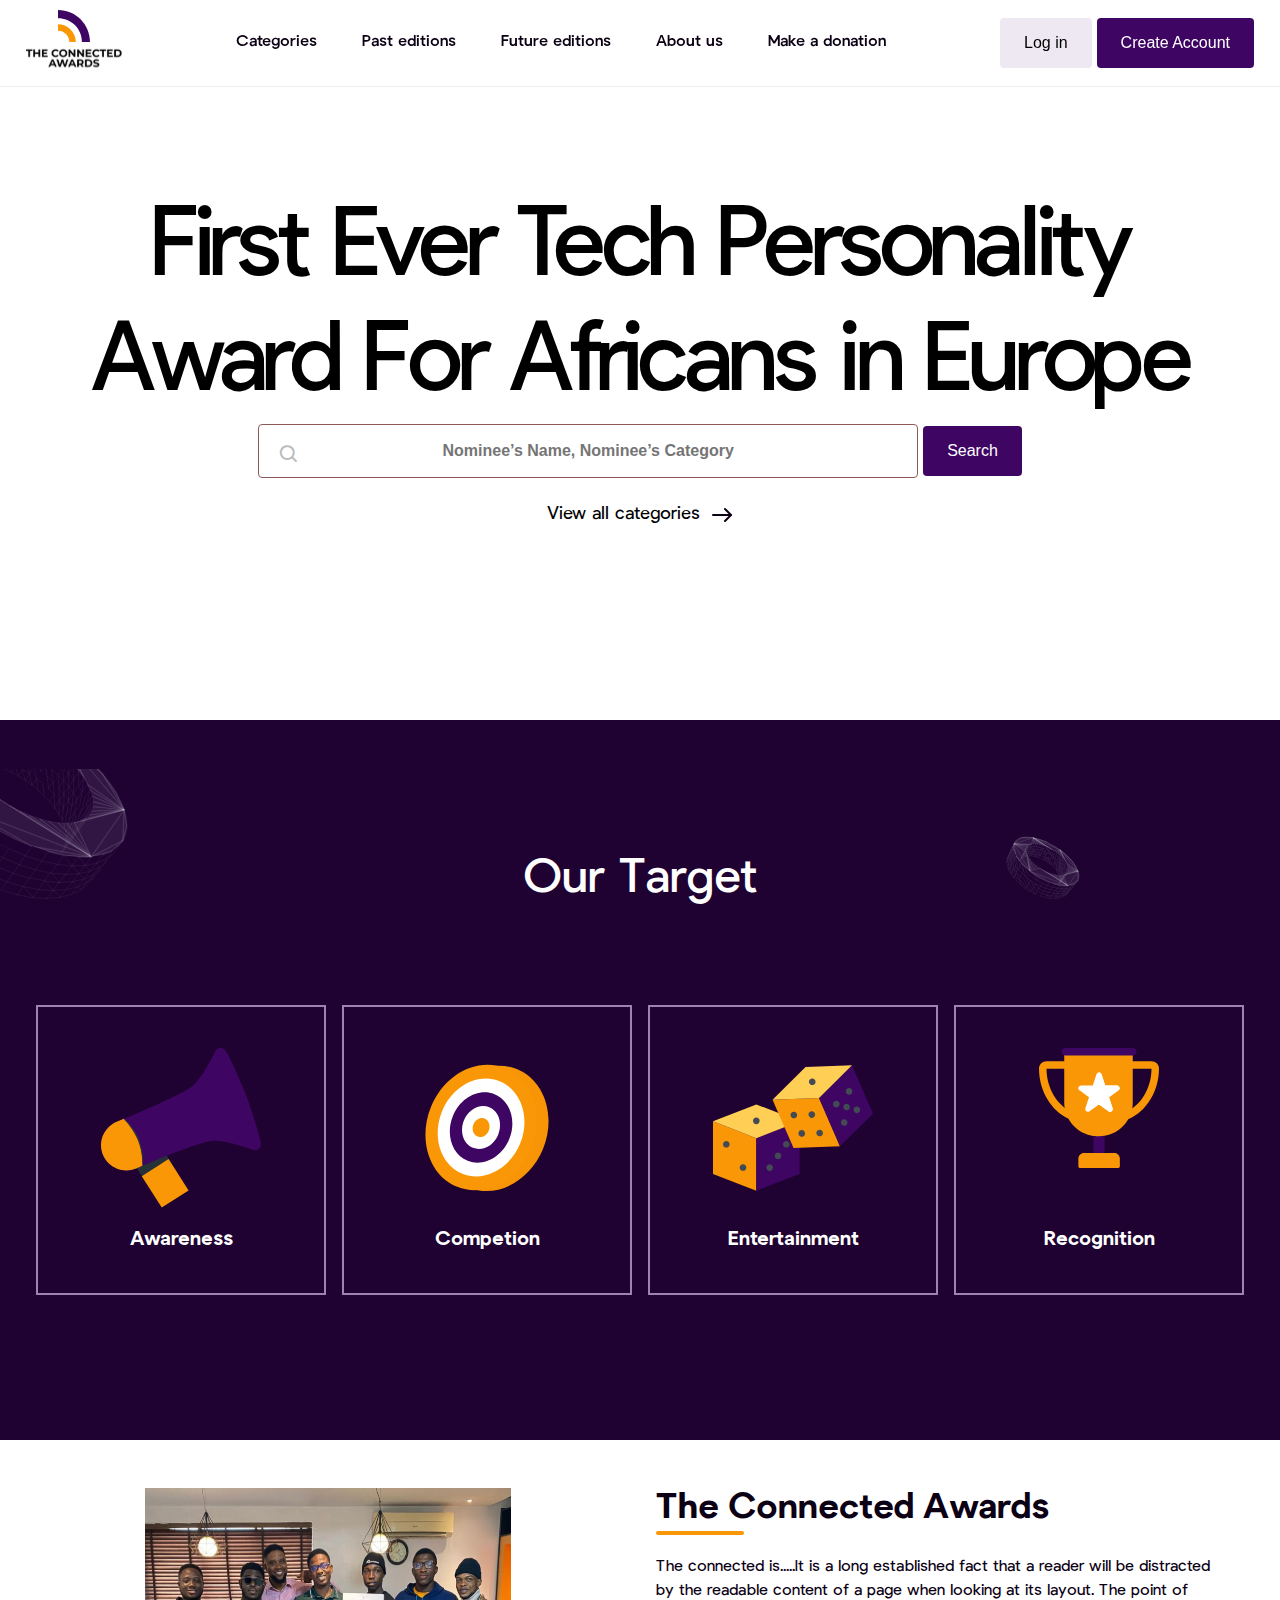
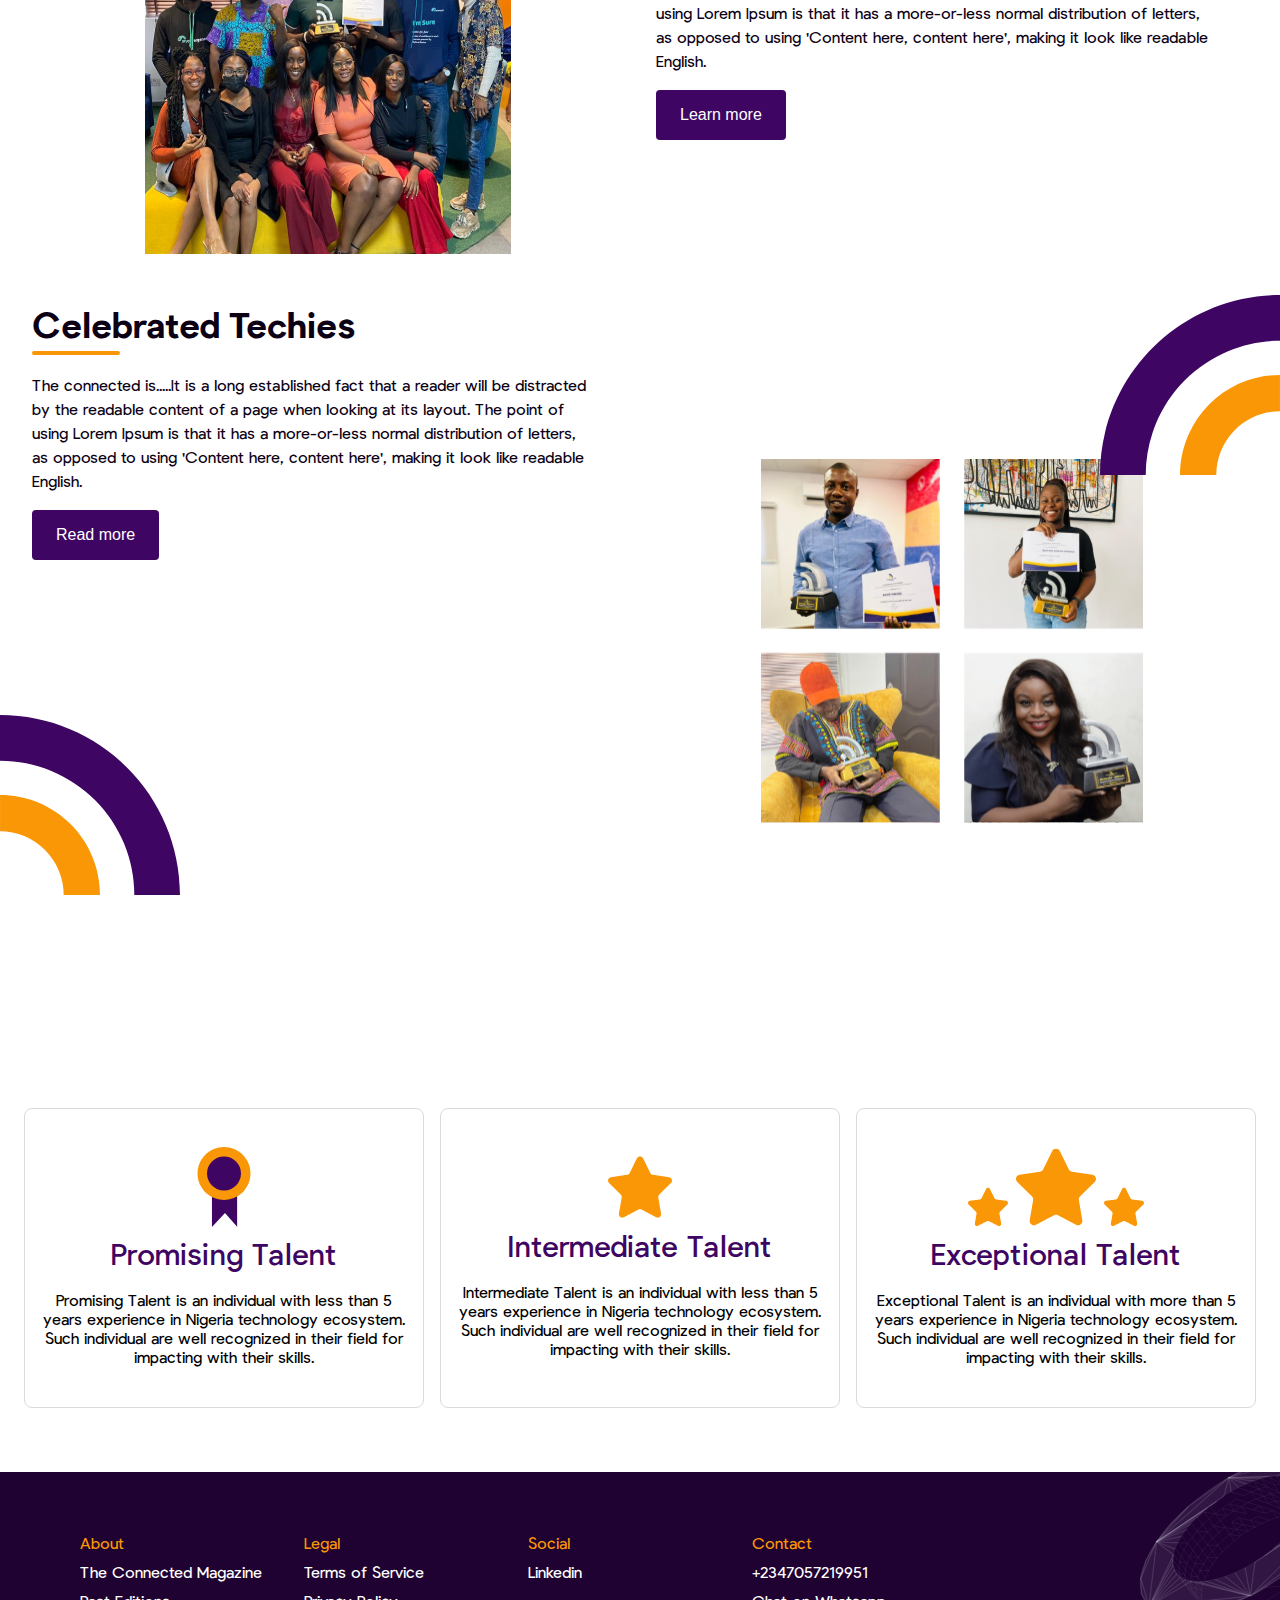
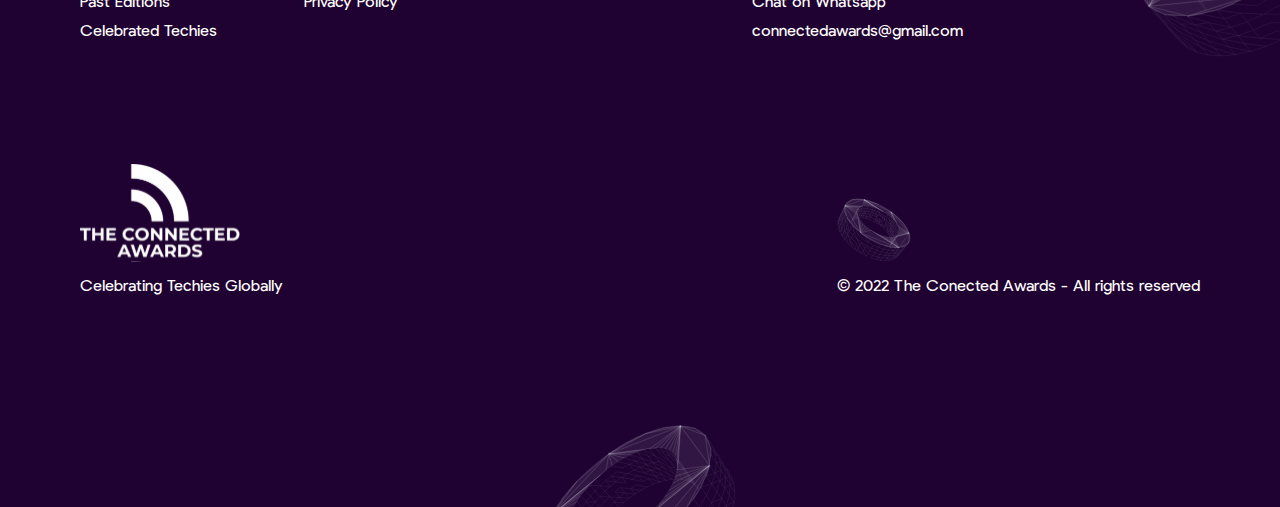
<file: index.html>
<!DOCTYPE html>
<html lang="en">
<head>
    <meta charset="UTF-8">
    <meta http-equiv="X-UA-Compatible" content="IE=edge">
    <meta name="viewport" content="width=device-width, initial-scale=1.0">
    <link rel="stylesheet" href="./index.css">
    <link rel="stylesheet" href="./font/stylesheet.css">
    <link href='https://unpkg.com/boxicons@2.1.2/css/boxicons.min.css' rel='stylesheet'>
    <script></script>
    <title>Document</title>
</head>
<body>
        <section id="header">
            <div class="header container">
                <div class="header__nav-bar">
                    <div class="brand">
                        <img src="./images/logo-text.svg" alt="logo">
                    </div>
                    <div class="header__nav-list">
                        <div class="hamburger"><div class="bar"></div></div>
                        <ul>
                            <li><a href="">Categories</a></li>
                            <li><a href="">Past editions</a></li>
                            <li><a href="">Future editions</a></li>
                            <li><a href="">About us</a></li>
                            <li><a href="">Make a donation</a></li>
                        </ul>
                    </div>
                    <div class="header__buttons">
                        <a href="./login.html"><button class="header__buttons--log-in button">Log in</button></a>
                        <a href="./register.html"><button class="header__buttons--create button" >Create Account</button></a>
                    </div>
                </div>
            </div>
        </section>
        <section id="welcome-head">
            <div class="welcome-head container">
                <p class="welcome-head__text">First Ever Tech Personality <br>Award For Africans in Europe</p>
                <div class="welcome-head__search">
                    <i class='bx bx-search' ></i>
                    <input type="text" placeholder="Nominee’s Name, Nominee’s Category" class="welcome-head__search--input-field">
                    <button class="welcome-head__search--search-btn button">Search</button>
                </div>
                <div class="welcome-head__bottom">
                    <p class="welcome-head__bottom--sub-text">View all categories</p>
                    <img src="./images/arrow.svg">
                </div>
                
            </div>
        </section>
        <section id="target">
            <div class="target container">
                <p class="target__heading">Our Target</p>
                <img src="./images/crystal1.svg" class="crystal-1">
                <img src="./images/crystal2.svg" class="crystal-2">
                
                <div class="target__block">
                    <div class="target__block--each">
                        <img src="./images/awareness.svg" alt="">
                        <p class="target__block--text">Awareness</p>
                    </div>
                    <div class="target__block--each">
                        <img src="./images/competition.svg" alt="">
                        <p class="target__block--text">Competion</p>
                    </div>
                    <div class="target__block--each">
                        <img src="./images/entertainment.svg" alt="">
                        <p class="target__block--text">Entertainment</p>
                    </div>
                    <div class="target__block--each">
                        <img src="./images/trophy.svg" alt="">
                        <p class="target__block--recog">Recognition</p>
                    </div>
                </div> 
            </div>
        </section>
        <section id="connected-awards">
            <div class="awards">
                <div>
                    <img src="./images/team.svg" alt="">
                </div>
                <div class="awards__text">
                    <p class="awards__text--heading">The Connected Awards</p>
                    <div class="awards__text--border"></div>
                    <p class="awards__text--sub-text">The connected is.....It is a long established fact that 
                        a reader will be distracted by the readable content 
                        of a page when looking at its layout. The point of 
                        using Lorem Ipsum is that it has a more-or-less normal distribution of letters, as opposed to using 'Content here, content here', making it look like readable English.
                    </p>
                    <img src="./images/design-right.svg" alt="" class="design-1">
                    <a href="./connected.html"><button class="awards__text--button button">Learn more</button></a>
                </div>
            </div>
            
        </section>
        <section id="celebrated-techies">
            <div class="techies container">
                <div class="techies__text">
                    <p class="techies__text--heading">Celebrated Techies</p>
                    <div class="techies__text--border"></div>
                    <p class="techies__text--sub-text">The connected is.....It is a long established fact that 
                        a reader will be distracted by the readable content 
                        of a page when looking at its layout. The point of 
                        using Lorem Ipsum is that it has a more-or-less normal distribution of letters, as opposed to using 'Content here, content here', making it look like readable English.
                    </p>
                    <img src="./images/design-left.svg" alt="" class="design-2">
                    <button class="techies__text--button button">Read more</button>
                </div>
                <div class="techies__images">
                    <img src="./images/pic-group.svg" alt="" class="picture">

                </div>
                <div class="techies__mobile-pic" style="display: none;">
                    <img src="./images/pic-group.svg" alt="" class="picture">
                </div>
            </div>
        </section>
        <section id="section-talent">
            <div class="talent">
                <div class="talent__container">
                    <img src="./images/ribbon.svg" alt="">
                    <p class="talent__container--heading">Promising Talent</p>
                    <p class="talent__container--text">Promising Talent is an individual with less than 5 years experience in Nigeria technology ecosystem. Such individual are well recognized in their field for impacting with their skills.
                    </p>
                </div>
                <div class="talent__container">
                    <img src="./images/star.svg" alt="">
                    <p class="talent__container--heading">Intermediate Talent</p>
                    <p class="talent__container--text">Intermediate Talent is an individual with less than 5 years experience in Nigeria technology ecosystem. Such individual are well recognized in their field for impacting with their skills.
                    </p>
                </div>
                <div class="talent__container">
                    <img src="./images/star-group.svg" alt="">
                    <p class="talent__container--heading">Exceptional Talent</p>
                    <p class="talent__container--text">Exceptional Talent is an individual with more than 5 years experience in Nigeria technology ecosystem. Such individual are well recognized in their field for impacting with their skills.
                    </p>
                </div>
            </div>
        </section>
        <section id="footer">
            <div class="footer">
                <img src="./images/crystal3.svg" class="footer-crystal-1">
                <div class="footer__section">
                    <div class="footer__each">
                        <p class="footer__each--head">About</p>
                        <p class="footer__each--text">The Connected Magazine</p>
                        <p class="footer__each--text">Past Editions</p>
                        <p class="footer__each--text">Celebrated Techies</p>
                    </div>
                    <div class="footer__each">
                        <p class="footer__each--head">Legal</p>
                        <p class="footer__each--text">Terms of Service</p>
                        <p class="footer__each--text">Privacy Policy</p>
                    </div>
                    <div class="footer__each">
                        <p class="footer__each--head">Social</p>
                        <p class="footer__each--text">Linkedin</p>
                    </div>
                    <div class="footer__each">
                        <p class="footer__each--head">Contact</p>
                        <p class="footer__each--text">+2347057219951</p>
                        <p class="footer__each--text">Chat on Whatsapp</p>
                        <p class="footer__each--text">connectedawards@gmail.com</p>
                    </div>

                
                </div>
                <div class="footer__logo">
                        <img src="./images/footer-logo.svg" alt="" >
                        <img src="./images/crystal1.svg" class="footer__logo--crystal">
                        <div class="footer__logo--space">
                            <p class="footer__logo--text">Celebrating Techies Globally</p>
                            
                            <p class="footer__logo--text">© 2022 The Conected Awards - All rights reserved</p>
                        </div>
                </div>
                <div class="footer__logo--crystal-contain">
                    <img src="./images/crystal4.svg" class="">
                </div>
                
                
            </div>
        </section>
</body>
</html>
</file>
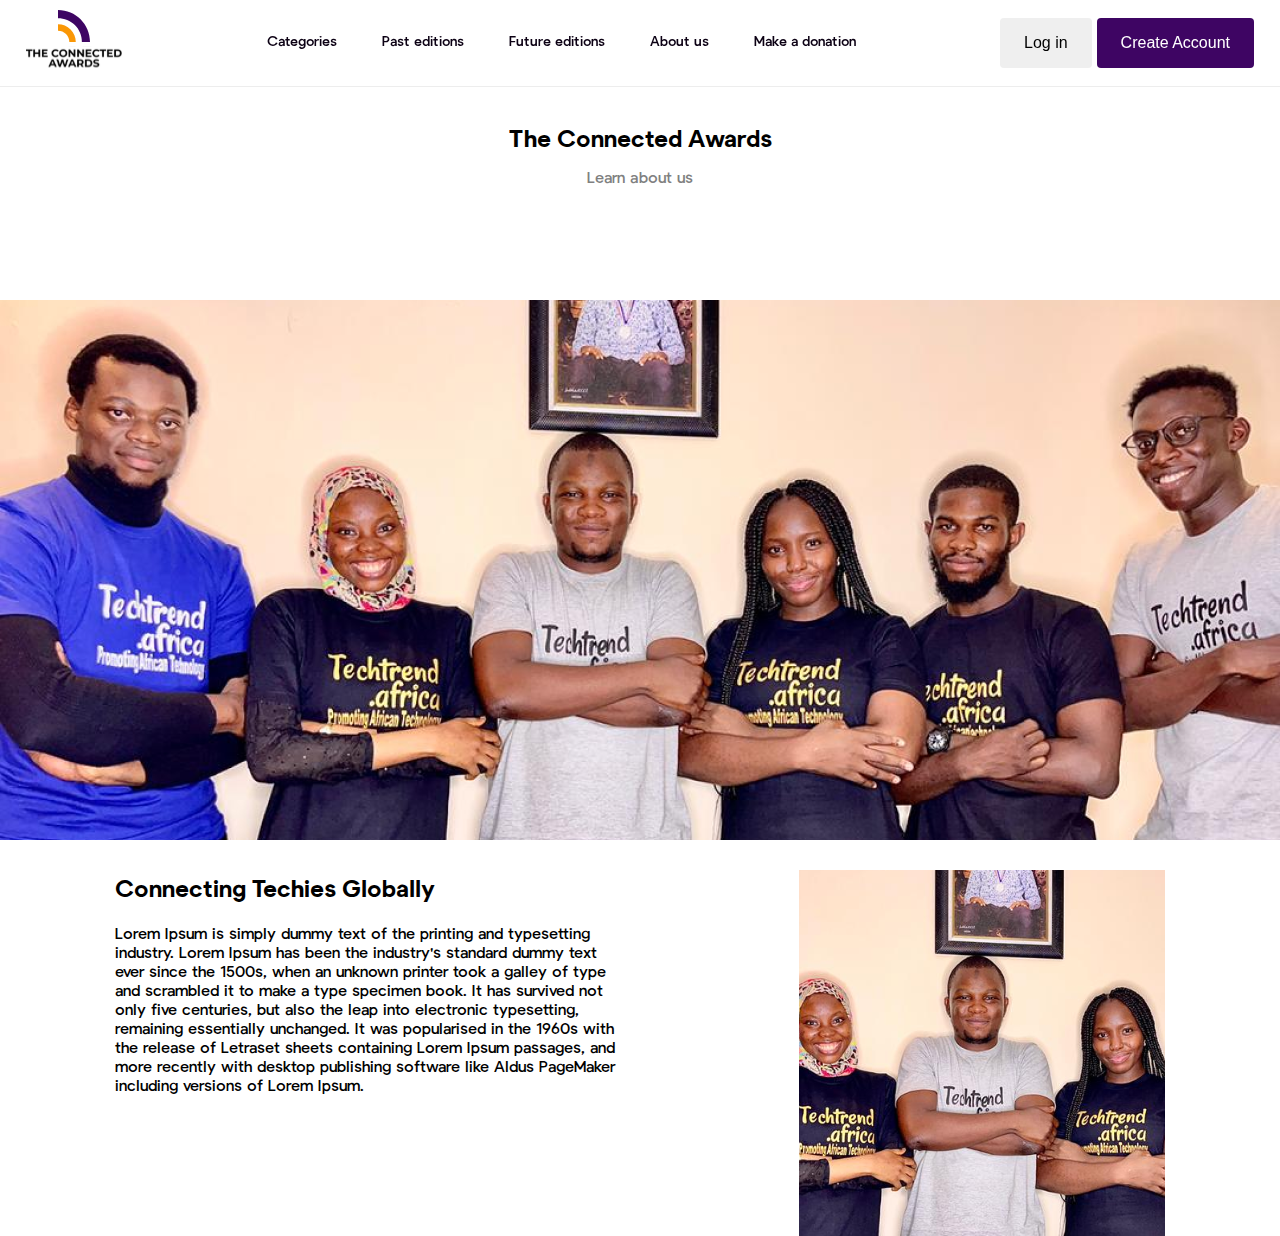
<file: connected.html>
<!DOCTYPE html>
<html lang="en">
<head>
    <meta charset="UTF-8">
    <meta http-equiv="X-UA-Compatible" content="IE=edge">
    <meta name="viewport" content="width=device-width, initial-scale=1.0">
    <link rel="stylesheet" href="./connected.css">
    <link rel="stylesheet" href="./font/stylesheet.css">
    <link href='https://unpkg.com/boxicons@2.1.2/css/boxicons.min.css' rel='stylesheet'>
    <title>Document</title>
</head>
<body>
    <section id="header">
        <div class="mobile-header">
            <div class="header container">
                <div class="header__nav-bar">
                        <div class="brand">
                            <img src="./images/logo-text.svg" alt="logo">
                        </div>
                        <div class="header__buttons">
                            <a href="./register.html"><button class="header__buttons--create button" >Create Account</button></a>
                        </div>
                    </div>
            </div>
        </div>
        <div class="screen-bg">
            <div class="header container">
                <div class="header__nav-bar">
                    <div class="brand">
                        <img src="./images/logo-text.svg" alt="logo">
                    </div>
                    <div class="header__nav-list">
                        <ul>
                            <li><a href="">Categories</a></li>
                            <li><a href="">Past editions</a></li>
                            <li><a href="">Future editions</a></li>
                            <li><a href="">About us</a></li>
                            <li><a href="">Make a donation</a></li>
                        </ul>
                    </div>
                    <div class="header__buttons">
                        <a href="./login.html"><button class="header__buttons--log-in button">Log in</button></a>
                        <a href="./register.html"><button class="header__buttons--create button" >Create Account</button></a>
                    </div>
                </div>
            </div>
        </div>
    </section>
    <section id="top">
        <div class="top container">
            <p class="top__text">The Connected Awards</p>
            <p class="top__subtext">Learn about us</p>
            
        </div>
        <div class="image-1">
            <img src="./images/image.svg">
        </div>
        <div class="image-lg">
            <img src="./images/image-lg.png">
        </div>
        
    </section>
    <section id="connecting-techies">
        <div class="connecting">
            <p class="connecting__text">Connecting Techies Globally</p>
            <p class="connecting__subtext">Lorem Ipsum is simply dummy text of the printing and typesetting industry. Lorem Ipsum has been the industry's standard dummy text ever since the 1500s, when an unknown printer took a galley of type and scrambled it to make a type specimen book. It has survived not only five centuries, but also the leap into electronic typesetting, remaining essentially unchanged. It was popularised in the 1960s with the release of Letraset sheets containing Lorem Ipsum passages, and more recently with desktop publishing software like Aldus PageMaker including versions of Lorem Ipsum.</p>
        </div>
        <div class="image">
            <img src="./images/image.svg">
        </div>
    </section>
</body>
</html>
</file>
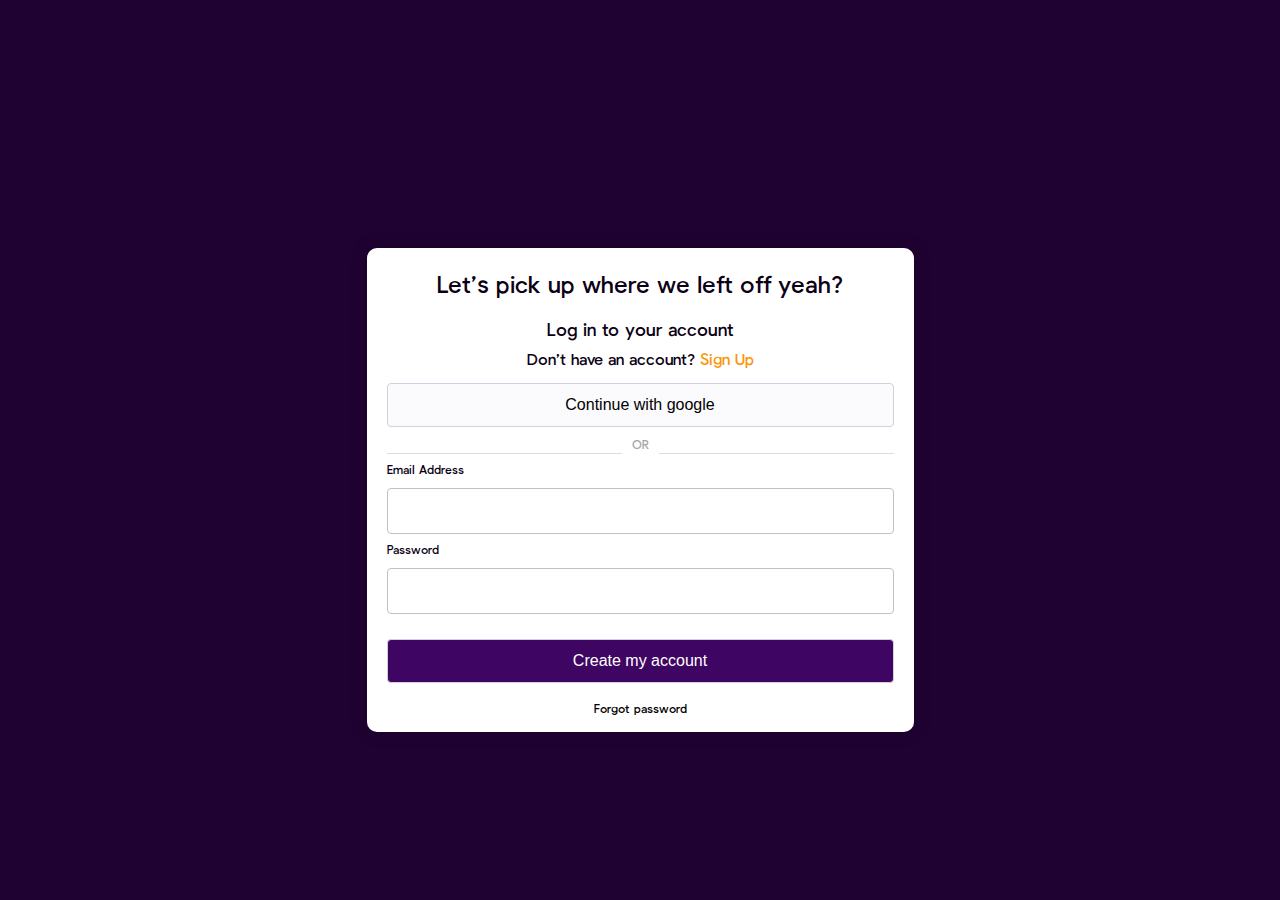
<file: login.html>
<!DOCTYPE html>
<html lang="en">
<head>
    <meta charset="UTF-8">
    <meta http-equiv="X-UA-Compatible" content="IE=edge">
    <meta name="viewport" content="width=device-width, initial-scale=1.0">
    <link rel="stylesheet" href="./register.css">
    <link rel="stylesheet" href="./font/stylesheet.css">
    <link href='https://unpkg.com/boxicons@2.1.2/css/boxicons.min.css' rel='stylesheet'>
    <title>Document</title>
</head>
<body>
    <section class="sign-up">
        <div class="mobile-view">
            <div class="sign-up__top">
                <p class="sign-up__top--heading">Let’s pick up where we left off yeah?</p>
                <p class="sign-up__top--create">Log in to your account</p>
                <p class="sign-up__top--account">Don’t have an account? <span class="sign-up__top--colored">Sign Up</span></p>
            </div>
            <button class="sign-up__card--button button">Continue with google</button>
            <div class="sign-up__google">
                <div class="sign-up__google--border"></div>
                <p class="sign-up__google--text">OR</p>
                <div class="sign-up__google--border"></div>
            </div>
            <form>
                <div class="sign-up__form">
                    

                    <div>
                        <label for="email">Email Address</label>
                        <input type="email" class="input-field" required>
                    </div>
                    <div>
                        <label for="password">Password</label>
                        <input type="password" class="input-field" required>
                    </div>
                    
                </div>
            </form>
            <div class="sign-up__bottom">
                <button class="sign-up__bottom--button button">Create my account</button>
                <p class="sign-up__bottom--text">Forgot password</p>
                
            </div>
        </div>
        <div class="sign-up__card card">
            <div class="sign-up__top">
                <p class="sign-up__top--heading">Let’s pick up where we left off yeah?</p>
                <p class="sign-up__top--create">Log in to your account</p>
                <p class="sign-up__top--account">Don’t have an account? <span class="sign-up__top--colored">Sign Up</span></p>
            </div>
            <button class="sign-up__card--button button">Continue with google</button>
            <div class="sign-up__google">
                <div class="sign-up__google--border"></div>
                <p class="sign-up__google--text">OR</p>
                <div class="sign-up__google--border"></div>
            </div>
            <form>
                <div class="sign-up__form">
                    

                    <div>
                        <label for="email">Email Address</label>
                        <input type="email" class="input-field" required>
                    </div>
                    <div>
                        <label for="password">Password</label>
                        <input type="password" class="input-field" required>
                    </div>
                    
                </div>
            </form>
            <div class="sign-up__bottom">
                <button class="sign-up__bottom--button button">Create my account</button>
                <p class="sign-up__bottom--text">Forgot password</p>
                
            </div>
            
        </div>
    </div>
    </section>
</body>
</html>
</file>
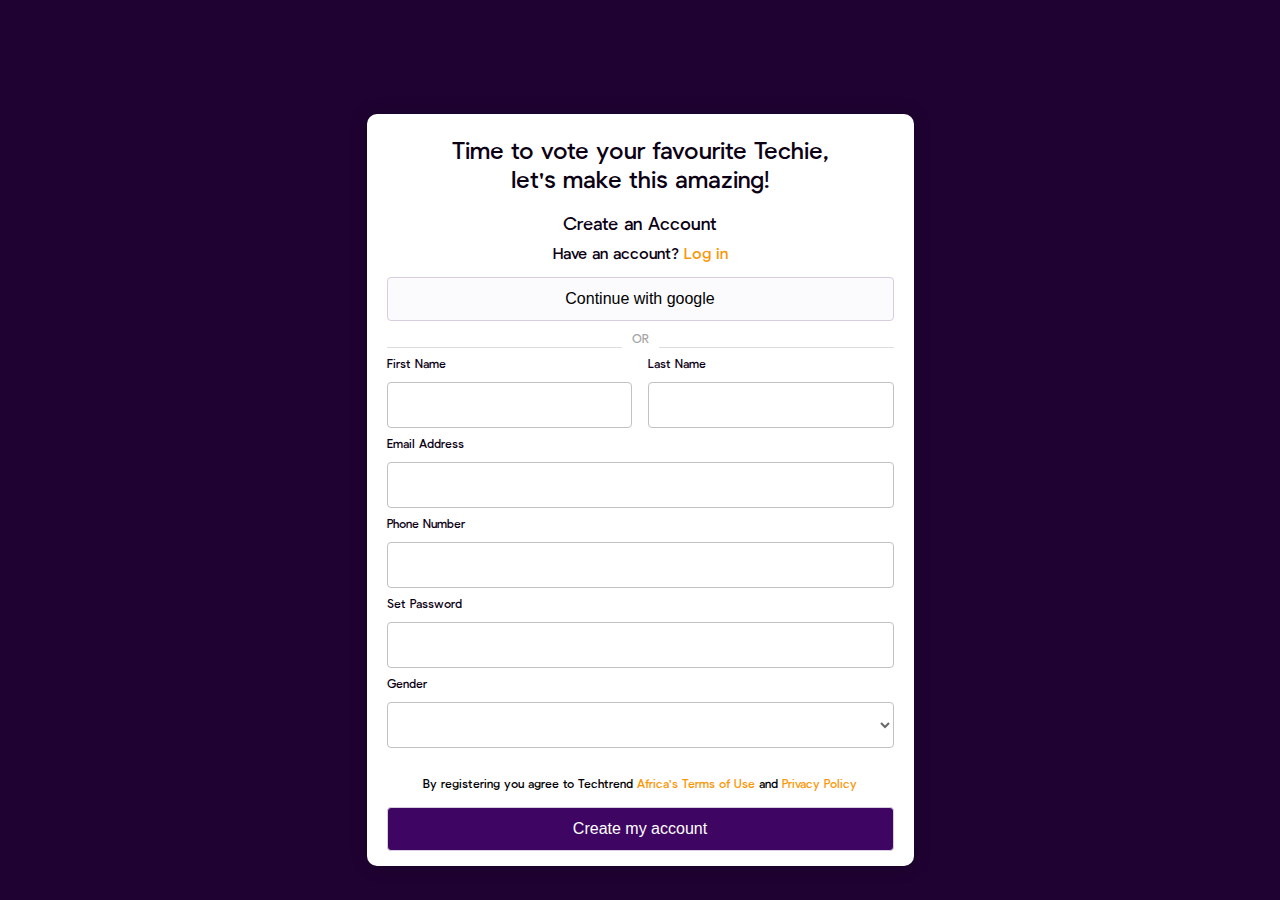
<file: register.html>
<!DOCTYPE html>
<html lang="en">
<head>
    <meta charset="UTF-8">
    <meta http-equiv="X-UA-Compatible" content="IE=edge">
    <meta name="viewport" content="width=device-width, initial-scale=1.0">
    <link rel="stylesheet" href="./register.css">
    <link rel="stylesheet" href="./font/stylesheet.css">
    <link href='https://unpkg.com/boxicons@2.1.2/css/boxicons.min.css' rel='stylesheet'>
    <title>Document</title>
</head>
<body>
    <section class="sign-up">
        <div class="mobile-view">
            <div class="sign-up__top">
                <p class="sign-up__top--heading">Time to vote your favourite Techie, <br>let's make this amazing!</p>
                <p class="sign-up__top--create">Create an Account</p>
                <p class="sign-up__top--account">Have an account? <span class="sign-up__top--colored">Log in</span></p>
            </div>
            <button class="sign-up__card--button button">Continue with google</button>
            <div class="sign-up__google">
                <div class="sign-up__google--border"></div>
                <p class="sign-up__google--text">OR</p>
                <div class="sign-up__google--border"></div>
            </div>
            <form>
                <div class="sign-up__form">
                    <div class="sign-up__form--top">
                        <div>
                            <label for="first-name">First Name</label>
                            <input type="text" class="input-field" required>
                        </div>
                        <div>
                            <label for="last-name">Last Name</label>
                            <input type="text" class="input-field" required>
                        </div>
                    </div>

                    <div>
                        <label for="email">Email Address</label>
                        <input type="email" class="input-field" required>
                    </div>
                    <div>
                        <label for="phone">Phone Number</label>
                        <input type="phone" class="input-field" required>
                    </div>

                    <div>
                        <label for="password">Set Password</label>
                        <input type="password" class="input-field" required>
                    </div>
                    <div>
                        <label for="gender">Gender</label>
                        <select name="gender" class="input-field" required>
                            <option value=""></option>
                            <option value="male">Male</option>
                            <option value="female">female</option>
                            <option value="prefer-not-to-say">prefer-not-to-say</option>
                        </select>
                    </div>
                </div>
            </form>
            <div class="sign-up__bottom">
                <p class="sign-up__bottom--text">By registering you agree to Techtrend <span class="sign-up__bottom--colored">Africa's Terms of Use</span> and <span class="sign-up__bottom--colored">Privacy Policy</span></p>
                <button class="sign-up__bottom--button button">Create my account</button>
            </div>
        </div>
        <div class="sign-up__card card">
            <div class="sign-up__top">
                <p class="sign-up__top--heading">Time to vote your favourite Techie, <br>let's make this amazing!</p>
                <p class="sign-up__top--create">Create an Account</p>
                <p class="sign-up__top--account">Have an account? <span class="sign-up__top--colored">Log in</span></p>
            </div>
            <button class="sign-up__card--button button">Continue with google</button>
            <div class="sign-up__google">
                <div class="sign-up__google--border"></div>
                <p class="sign-up__google--text">OR</p>
                <div class="sign-up__google--border"></div>
            </div>
            <form>
                <div class="sign-up__form">
                    <div class="sign-up__form--top">
                        <div>
                            <label for="first-name">First Name</label>
                            <input type="text" class="input-field" required>
                        </div>
                        <div>
                            <label for="last-name">Last Name</label>
                            <input type="text" class="input-field" required>
                        </div>
                    </div>

                    <div>
                        <label for="email">Email Address</label>
                        <input type="email" class="input-field" required>
                    </div>
                    <div>
                        <label for="phone">Phone Number</label>
                        <input type="phone" class="input-field" required>
                    </div>

                    <div>
                        <label for="password">Set Password</label>
                        <input type="password" class="input-field" required>
                    </div>
                    <div>
                        <label for="gender">Gender</label>
                        <select name="gender" class="input-field" required>
                            <option value=""></option>
                            <option value="male">Male</option>
                            <option value="female">female</option>
                            <option value="prefer-not-to-say">prefer-not-to-say</option>
                        </select>
                    </div>
                </div>
            </form>
            <div class="sign-up__bottom">
                <p class="sign-up__bottom--text">By registering you agree to Techtrend <span class="sign-up__bottom--colored">Africa's Terms of Use</span> and <span class="sign-up__bottom--colored">Privacy Policy</span></p>
                <button class="sign-up__bottom--button button">Create my account</button>
            </div>
            
        </div>
    </div>
    </section>
</body>
</html>
</file>
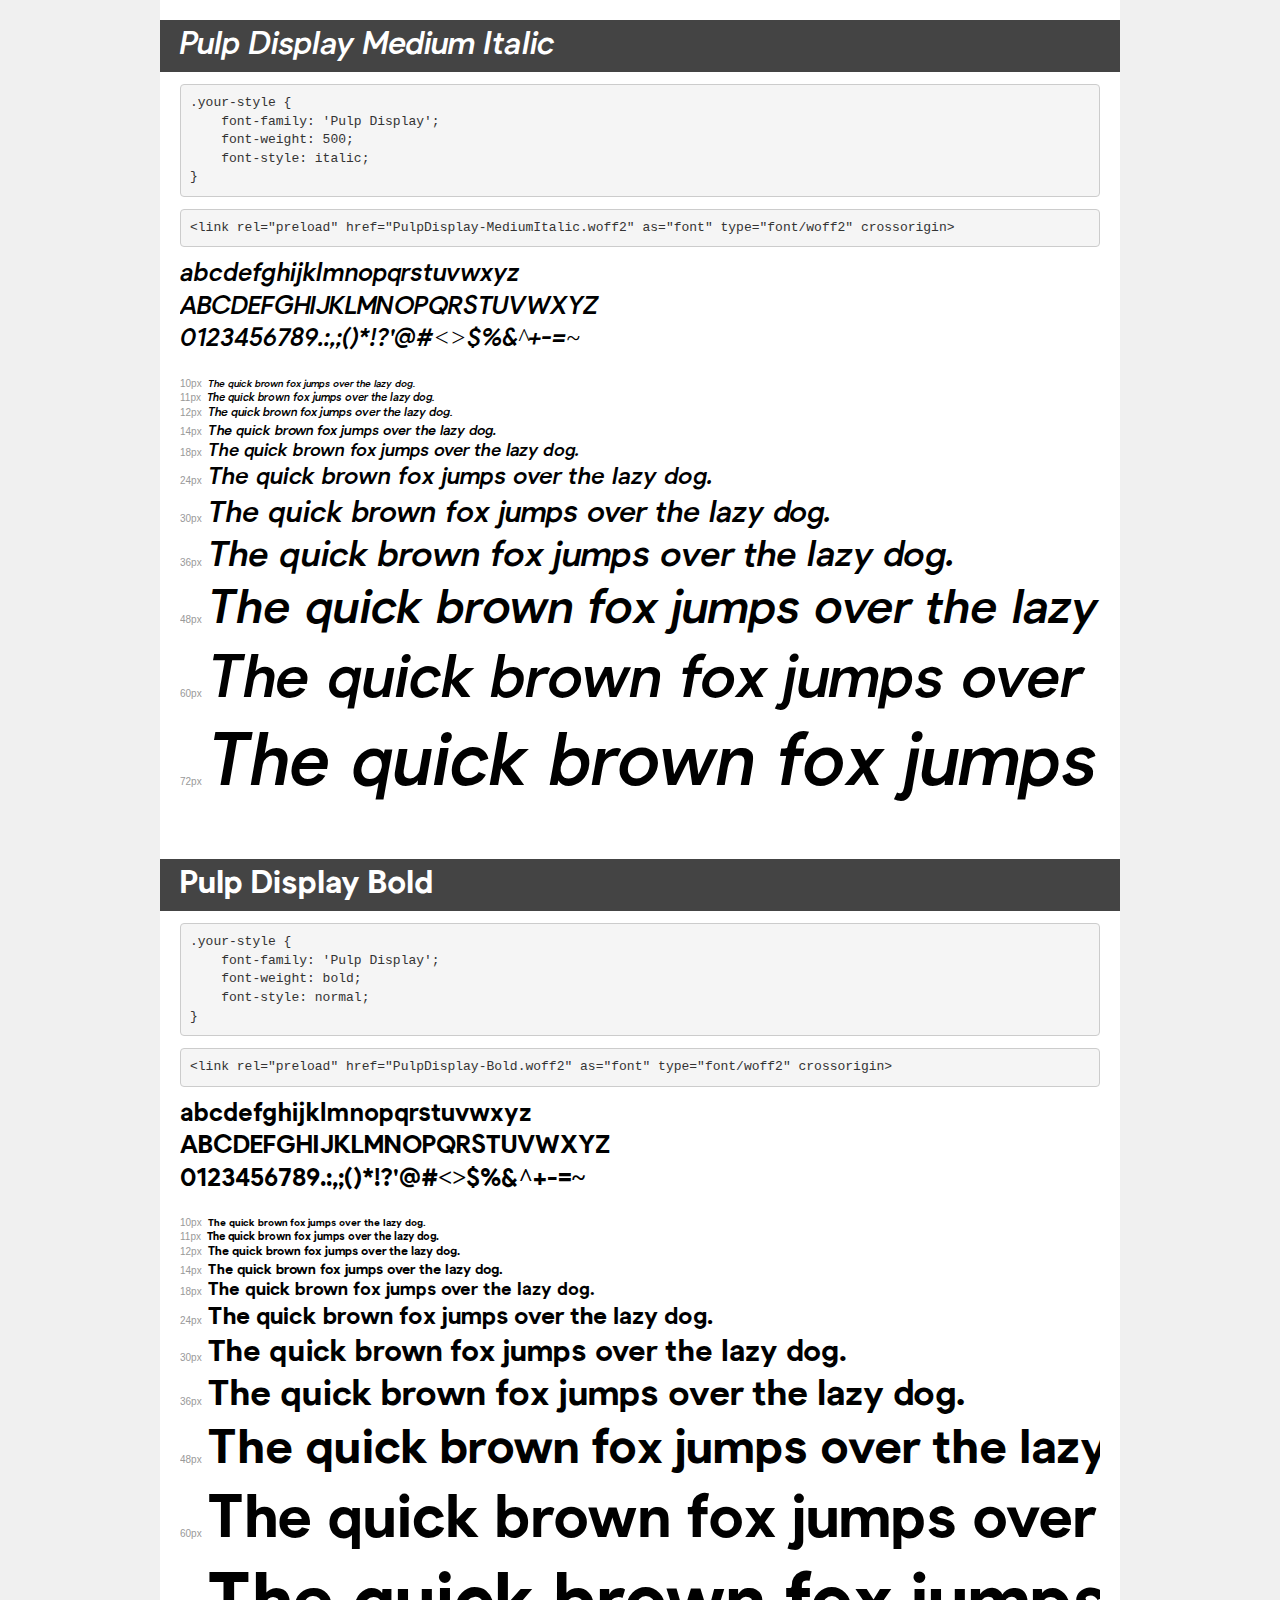
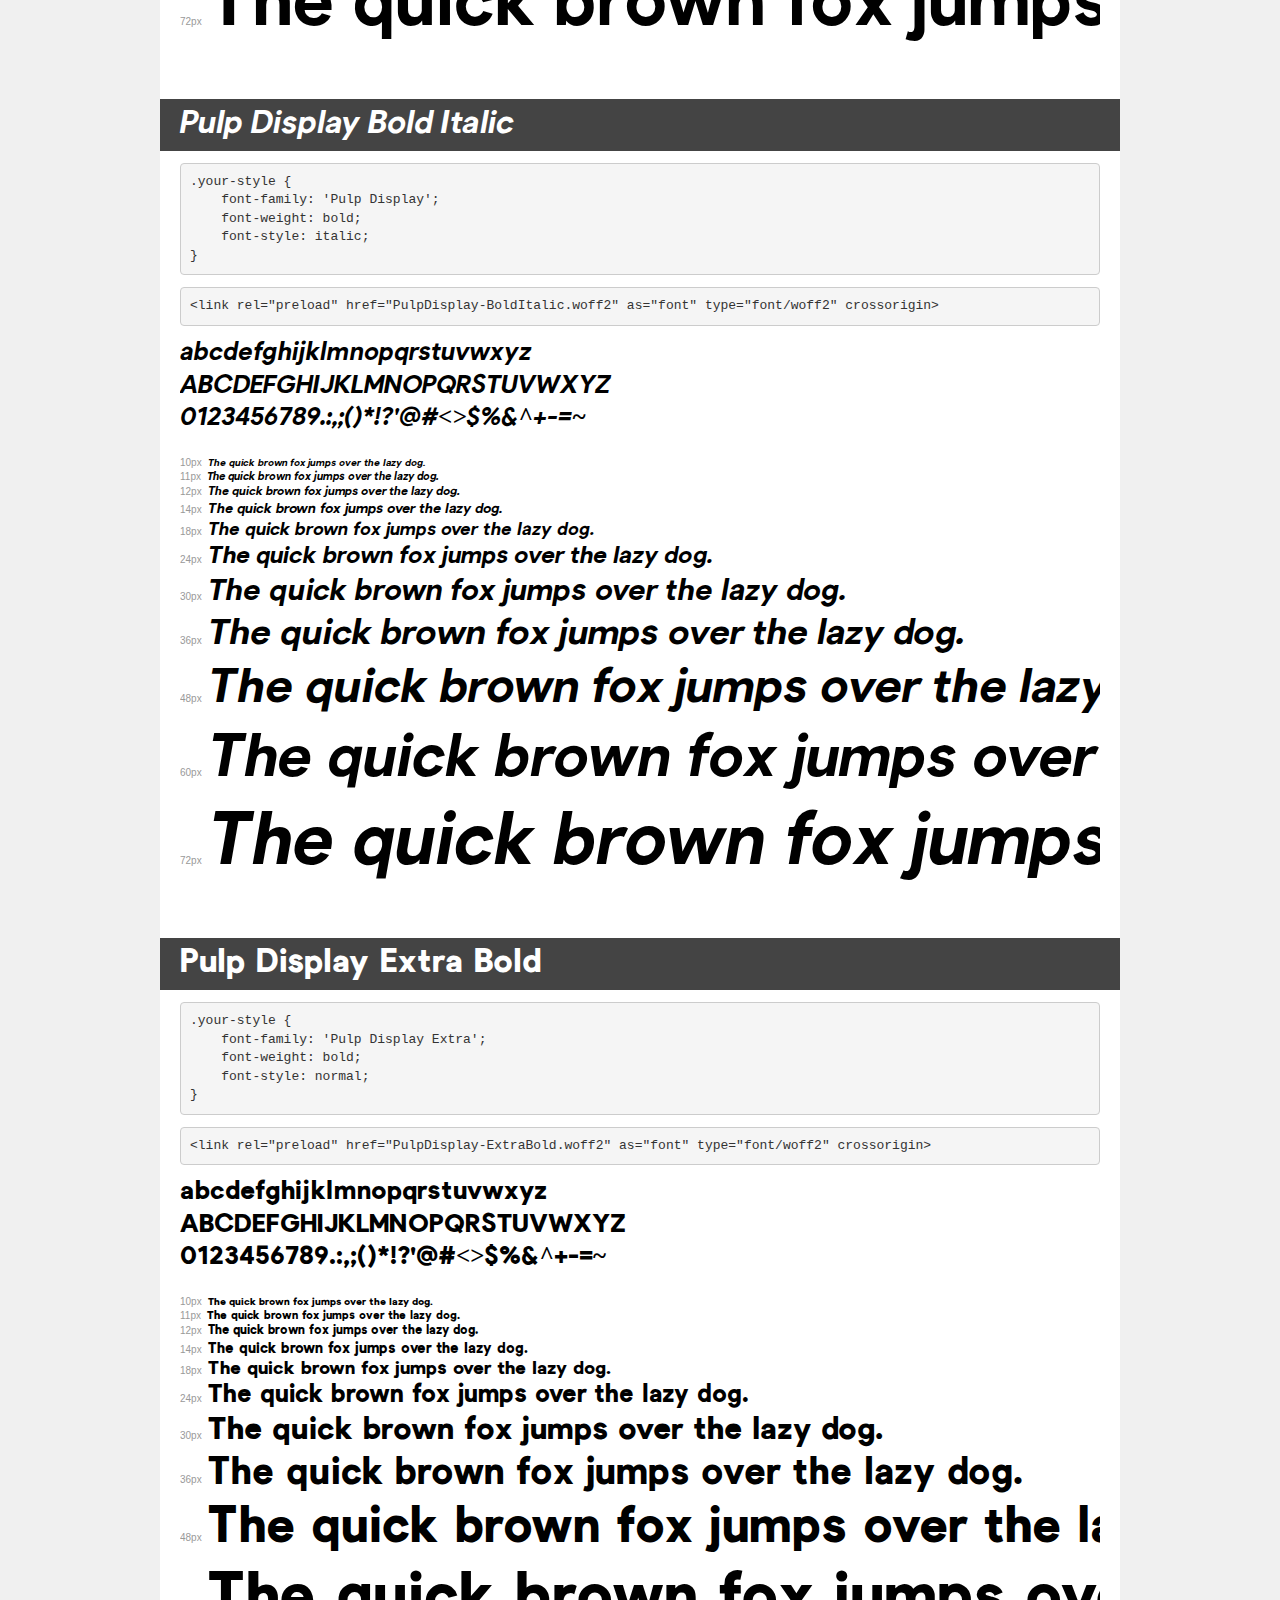
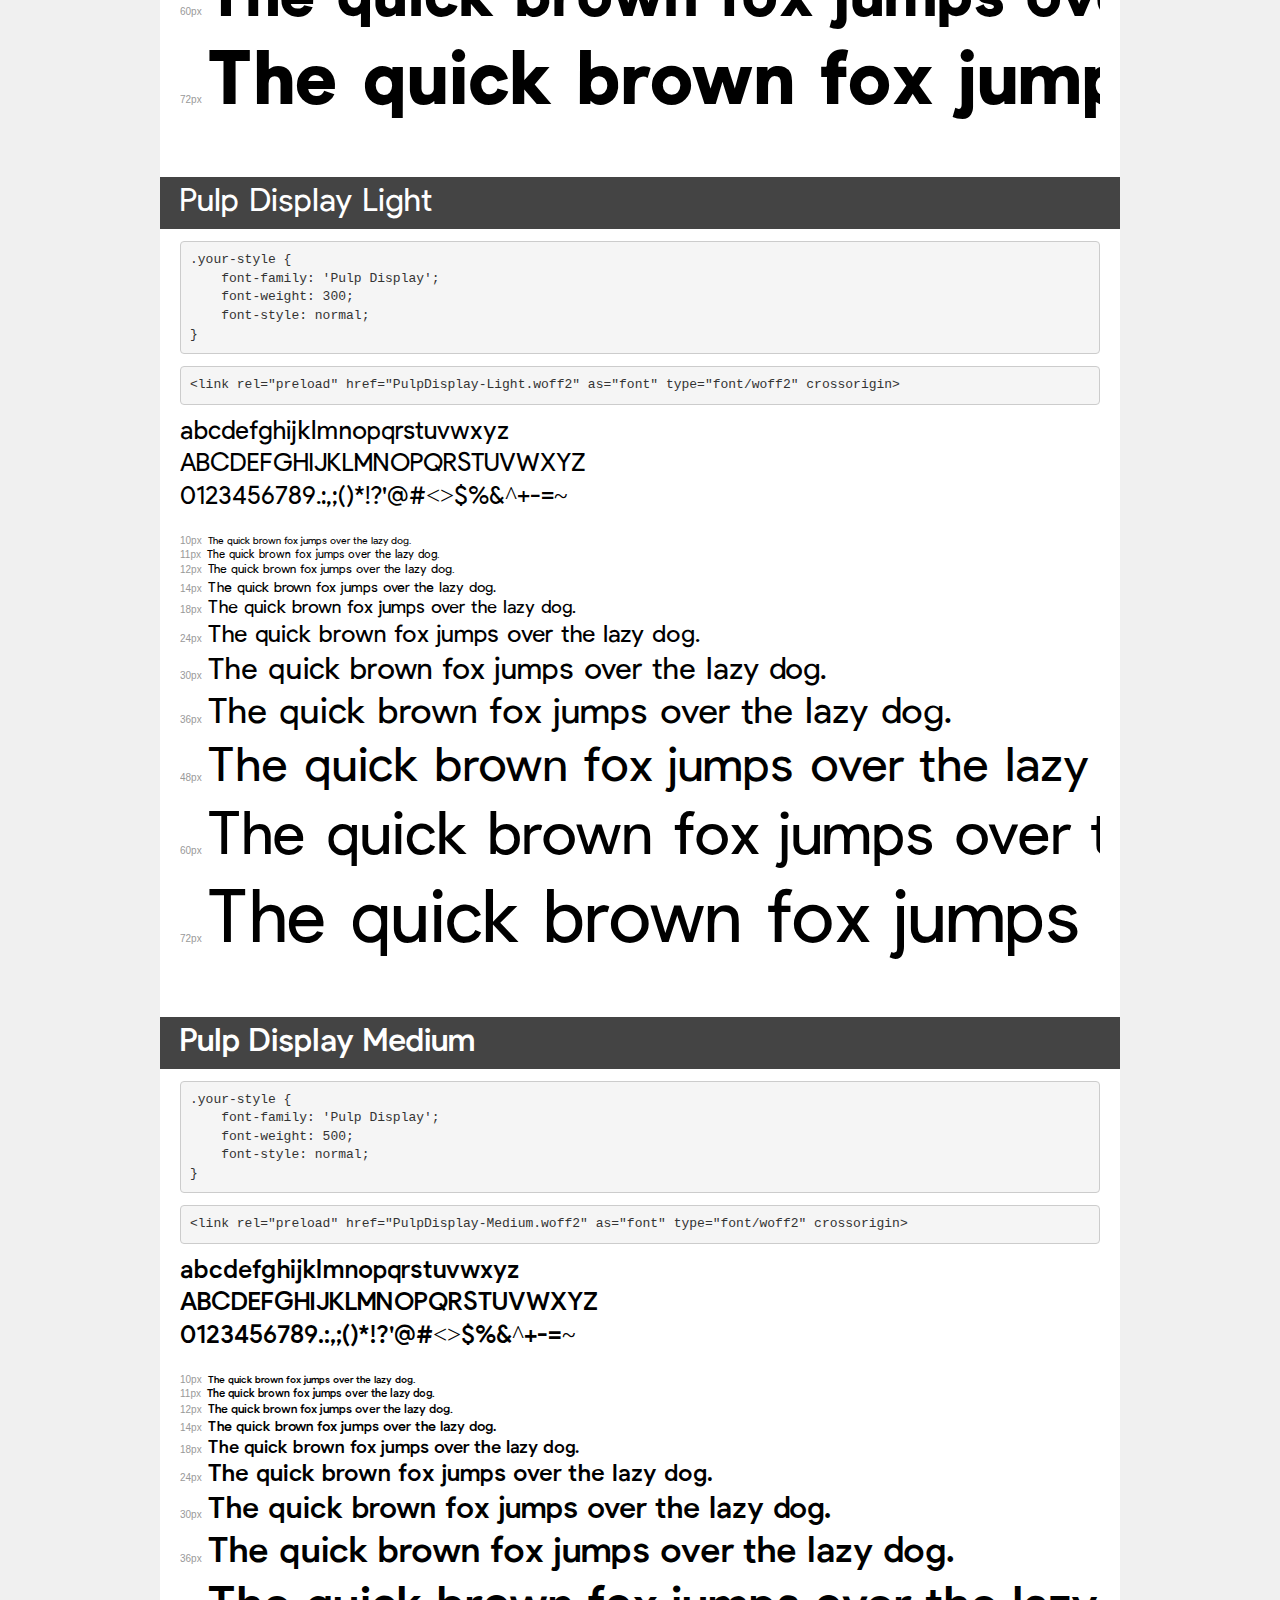
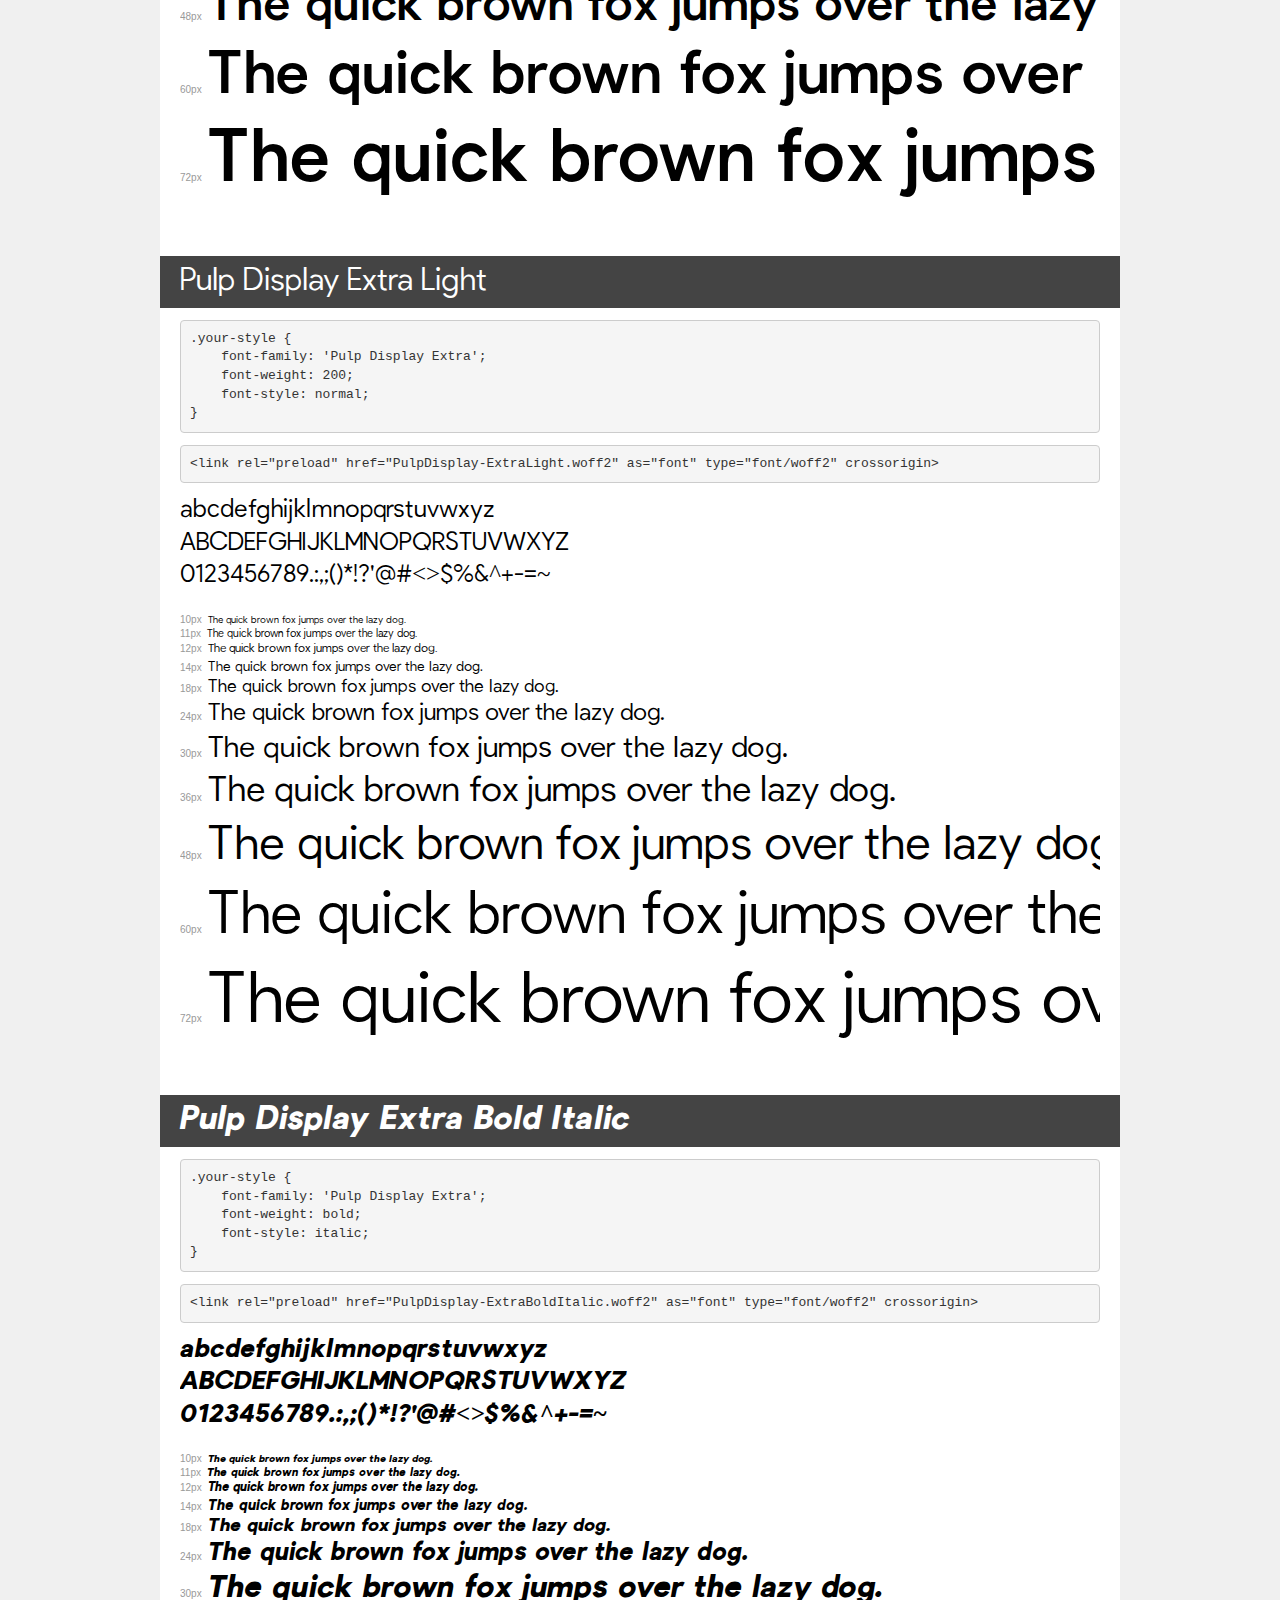
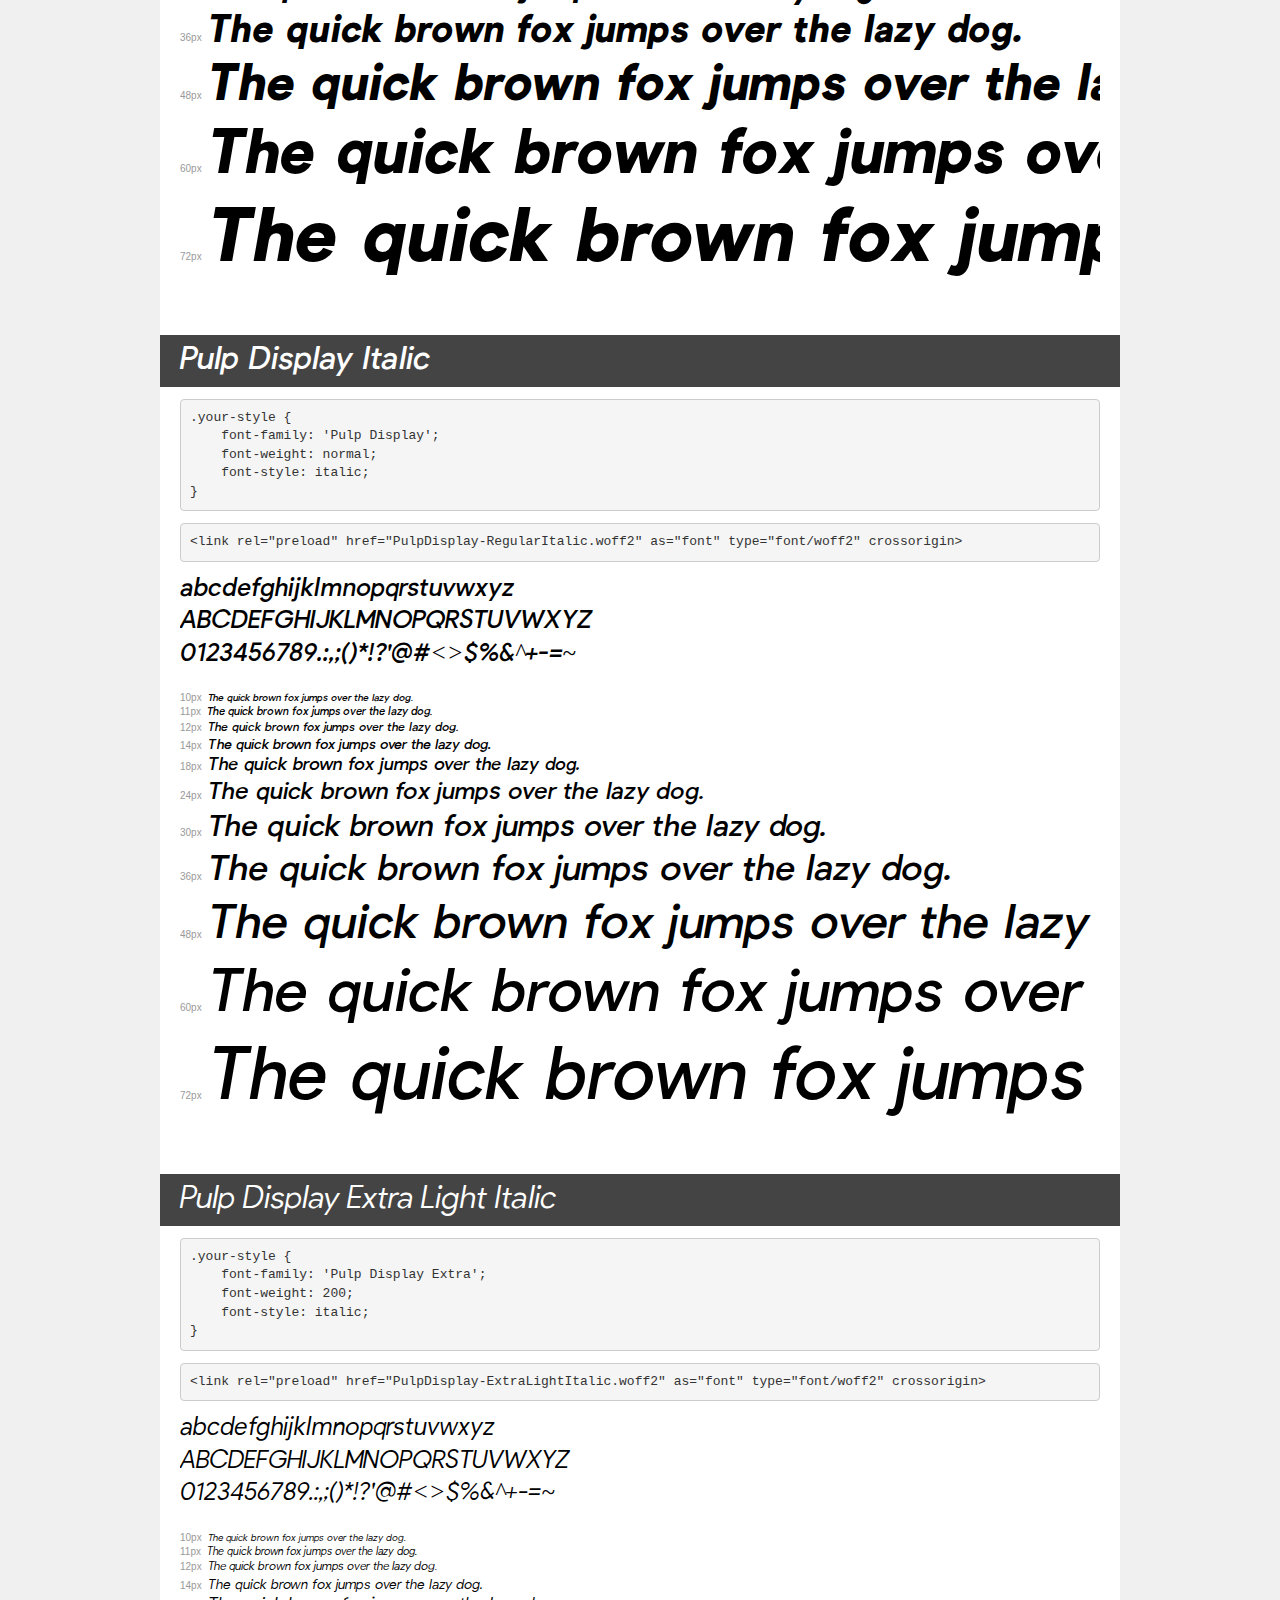
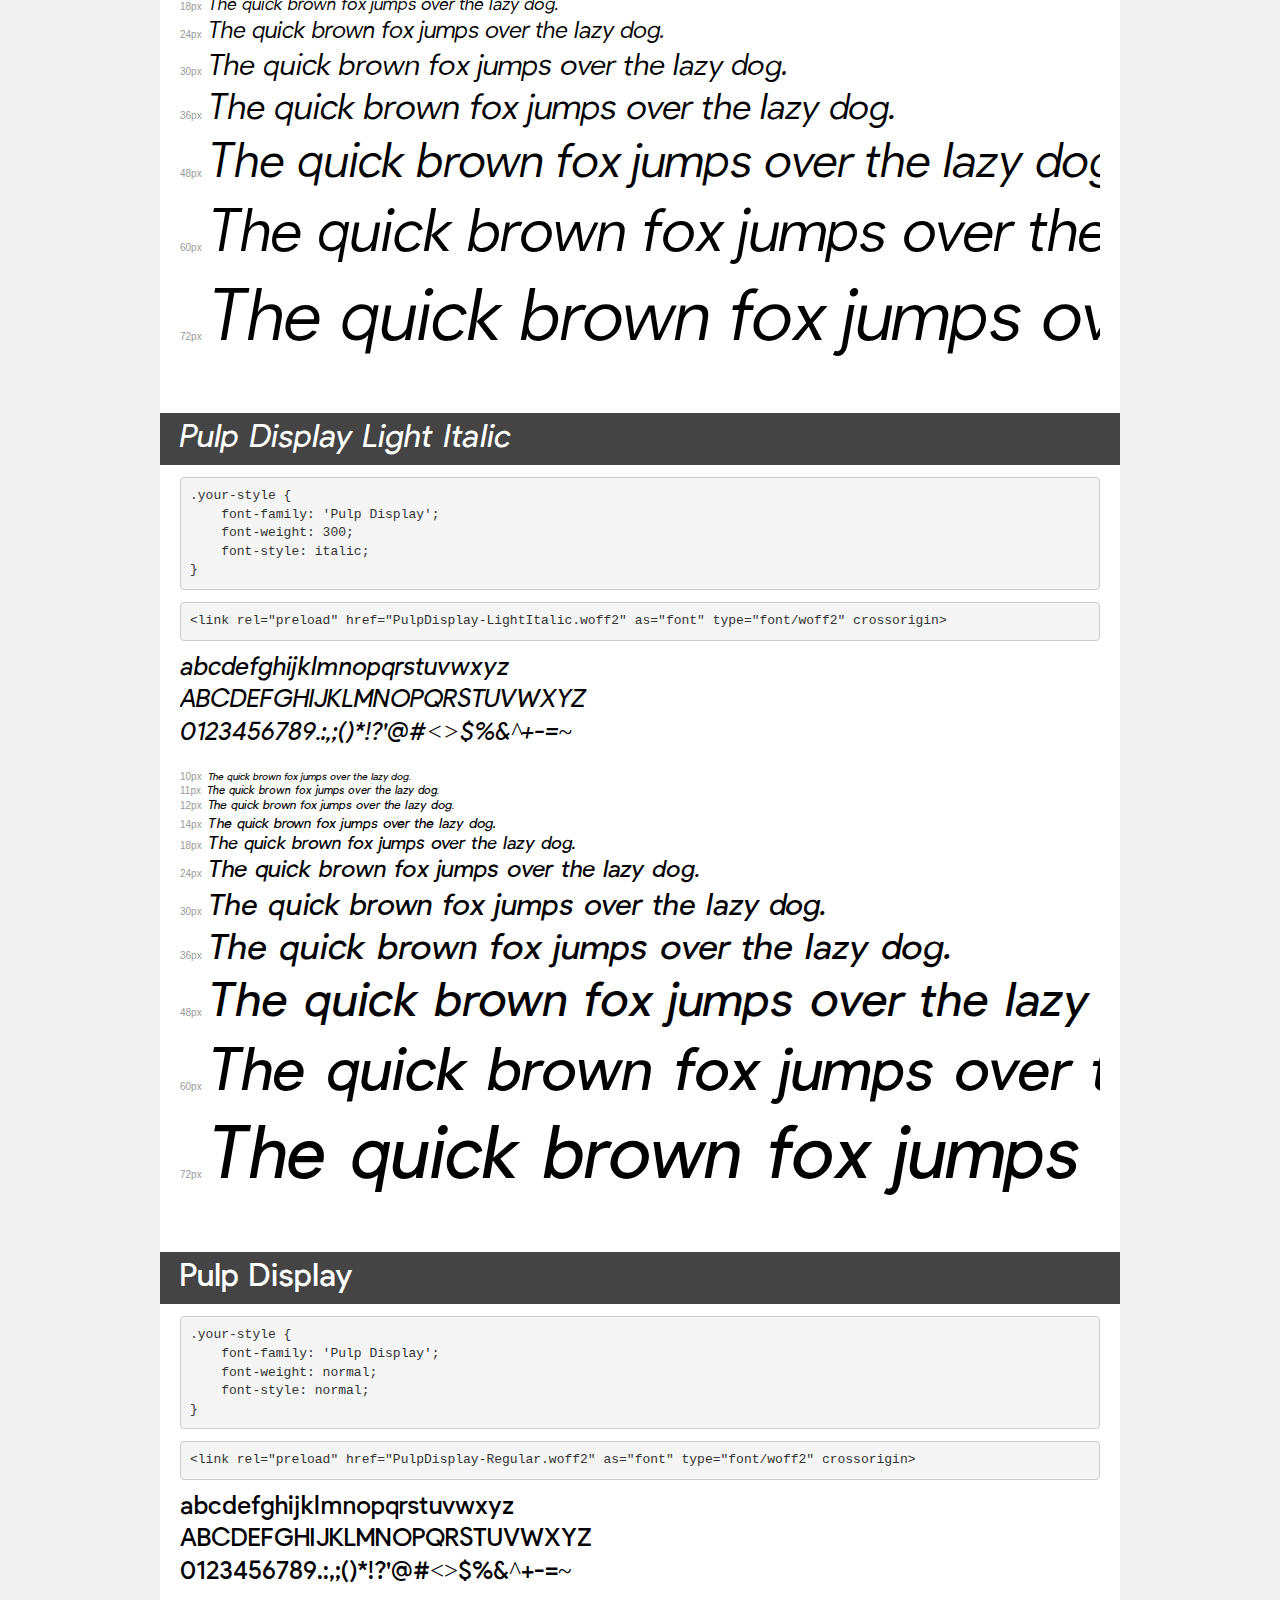
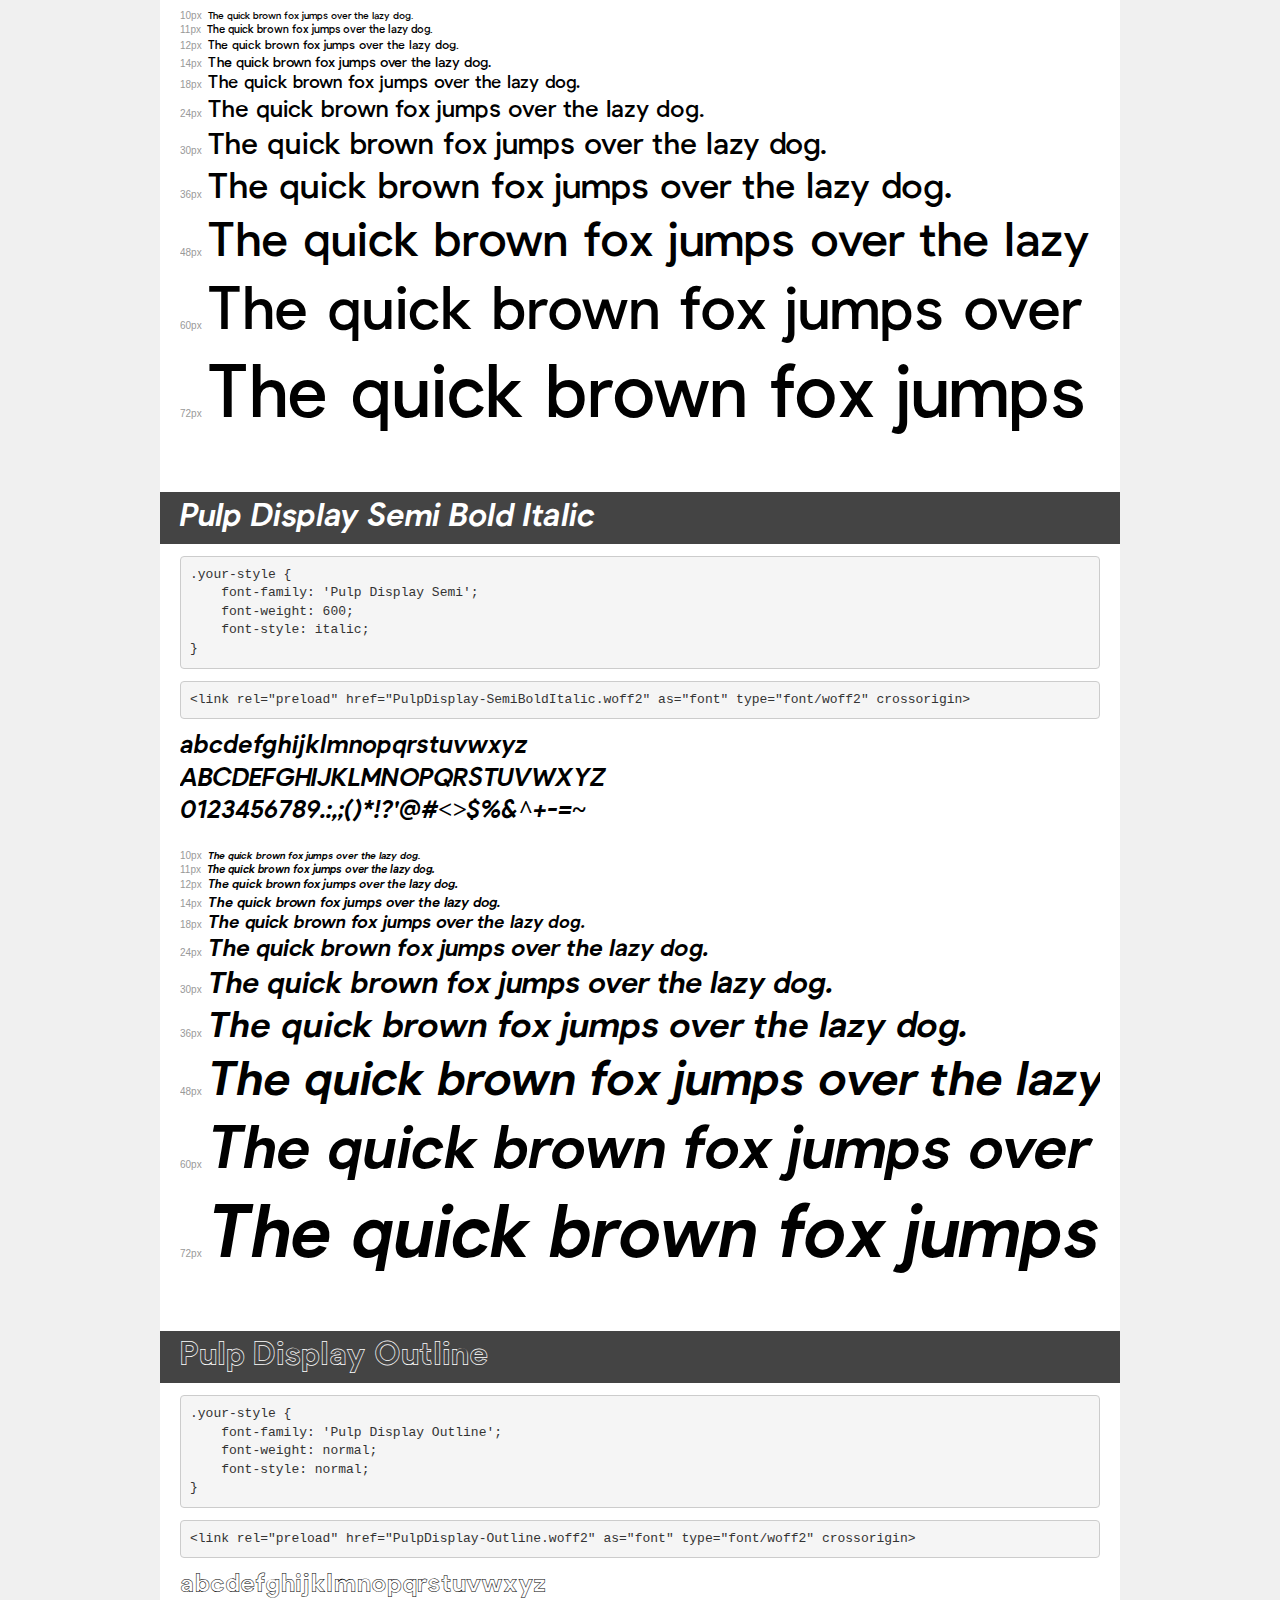
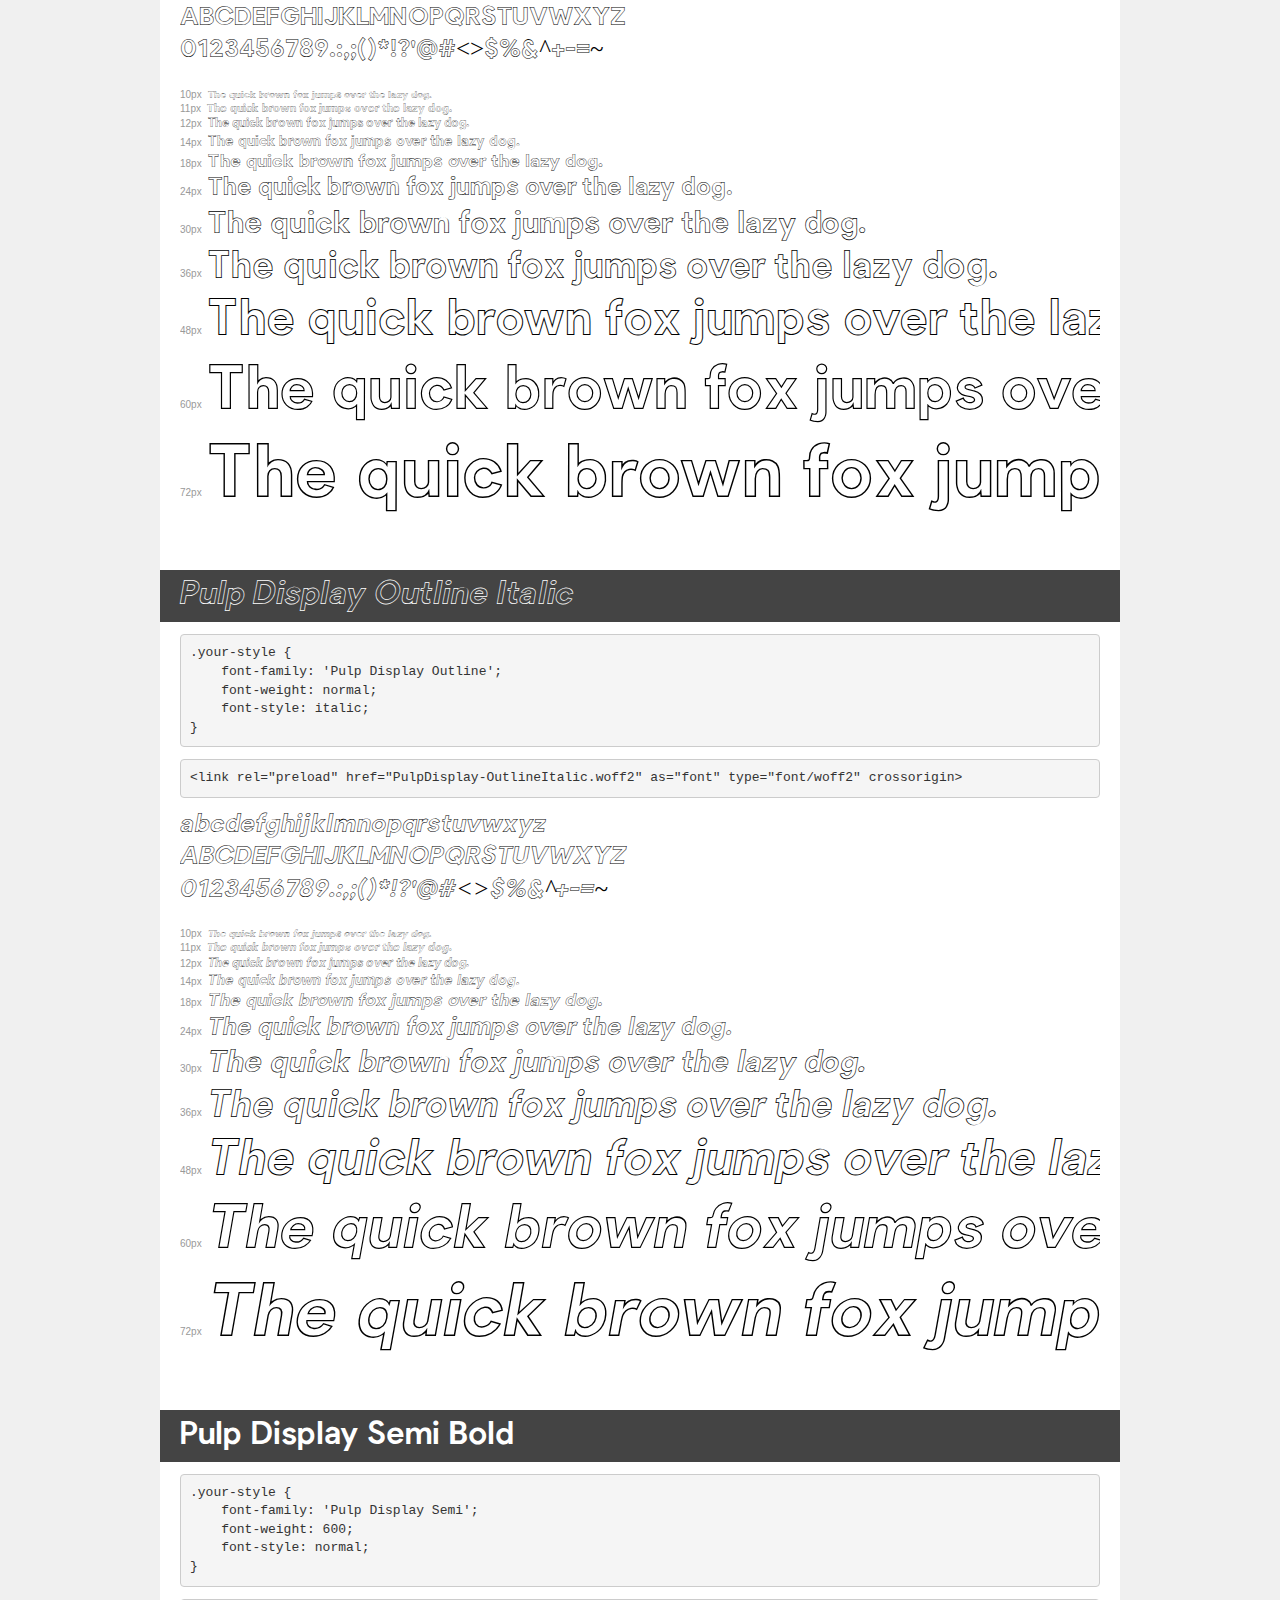
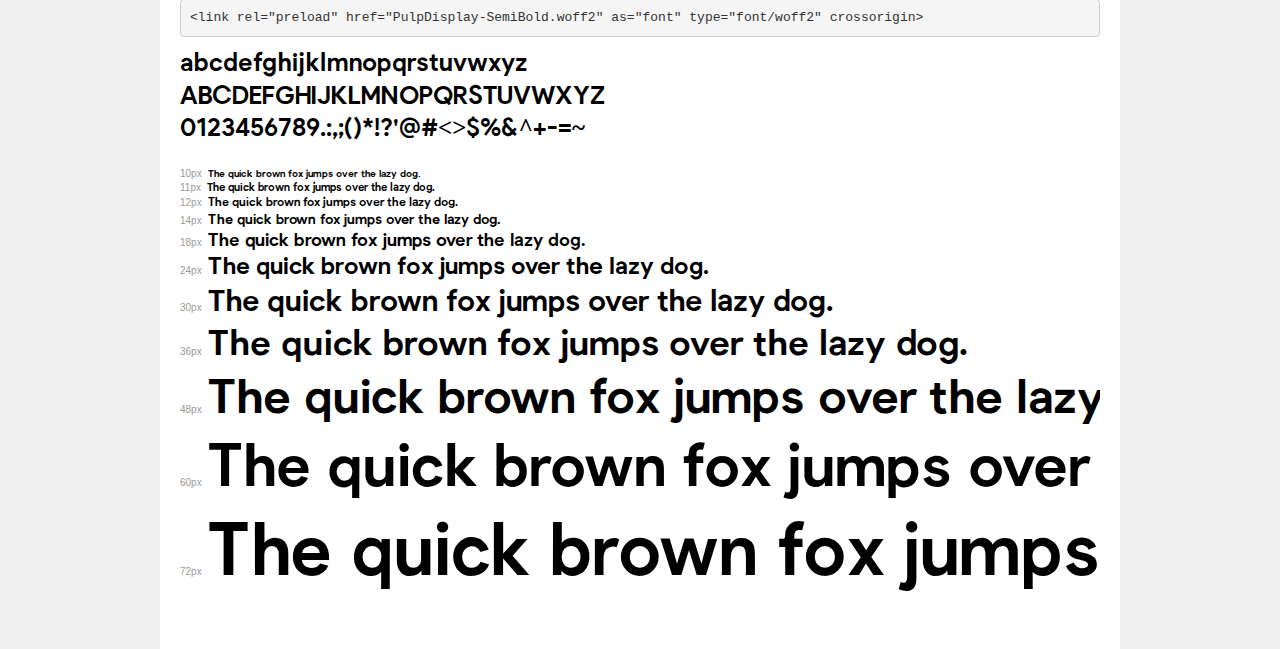
<file: font/demo.html>
<!DOCTYPE html>
<html lang="en">
<head>
    <meta charset="utf-8">
    <meta http-equiv="X-UA-Compatible" content="IE=edge">
    <meta name="viewport" content="width=device-width, initial-scale=1">
    <meta name="robots" content="noindex, noarchive">
    <meta name="format-detection" content="telephone=no">
    <title>Transfonter demo</title>
    <link href="stylesheet.css" rel="stylesheet">
    <style>
        /*
        http://meyerweb.com/eric/tools/css/reset/
        v2.0 | 20110126
        License: none (public domain)
        */
        html, body, div, span, applet, object, iframe,
        h1, h2, h3, h4, h5, h6, p, blockquote, pre,
        a, abbr, acronym, address, big, cite, code,
        del, dfn, em, img, ins, kbd, q, s, samp,
        small, strike, strong, sub, sup, tt, var,
        b, u, i, center,
        dl, dt, dd, ol, ul, li,
        fieldset, form, label, legend,
        table, caption, tbody, tfoot, thead, tr, th, td,
        article, aside, canvas, details, embed,
        figure, figcaption, footer, header, hgroup,
        menu, nav, output, ruby, section, summary,
        time, mark, audio, video {
            margin: 0;
            padding: 0;
            border: 0;
            font-size: 100%;
            font: inherit;
            vertical-align: baseline;
        }
        /* HTML5 display-role reset for older browsers */
        article, aside, details, figcaption, figure,
        footer, header, hgroup, menu, nav, section {
            display: block;
        }
        body {
            line-height: 1;
        }
        ol, ul {
            list-style: none;
        }
        blockquote, q {
            quotes: none;
        }
        blockquote:before, blockquote:after,
        q:before, q:after {
            content: '';
            content: none;
        }
        table {
            border-collapse: collapse;
            border-spacing: 0;
        }
        /* demo styles */
        body {
            background: #f0f0f0;
            color: #000;
        }
        .page {
            background: #fff;
            width: 920px;
            margin: 0 auto;
            padding: 20px 20px 0 20px;
            overflow: hidden;
        }
        .font-container {
            overflow-x: auto;
            overflow-y: hidden;
            margin-bottom: 40px;
            line-height: 1.3;
            white-space: nowrap;
            padding-bottom: 5px;
        }
        h1 {
            position: relative;
            background: #444;
            font-size: 32px;
            color: #fff;
            padding: 10px 20px;
            margin: 0 -20px 12px -20px;
        }
        .letters {
            font-size: 25px;
            margin-bottom: 20px;
        }
        .s10:before {
            content: '10px';
        }
        .s11:before {
            content: '11px';
        }
        .s12:before {
            content: '12px';
        }
        .s14:before {
            content: '14px';
        }
        .s18:before {
            content: '18px';
        }
        .s24:before {
            content: '24px';
        }
        .s30:before {
            content: '30px';
        }
        .s36:before {
            content: '36px';
        }
        .s48:before {
            content: '48px';
        }
        .s60:before {
            content: '60px';
        }
        .s72:before {
            content: '72px';
        }
        .s10:before, .s11:before, .s12:before, .s14:before,
        .s18:before, .s24:before, .s30:before, .s36:before,
        .s48:before, .s60:before, .s72:before {
            font-family: Arial, sans-serif;
            font-size: 10px;
            font-weight: normal;
            font-style: normal;
            color: #999;
            padding-right: 6px;
        }
        pre {
            display: block;
            padding: 9px;
            margin: 0 0 12px;
            font-family: Monaco, Menlo, Consolas, "Courier New", monospace;
            font-size: 13px;
            line-height: 1.428571429;
            color: #333;
            font-weight: normal;
            font-style: normal;
            background-color: #f5f5f5;
            border: 1px solid #ccc;
            overflow-x: auto;
            border-radius: 4px;
        }
        /* responsive */
        @media (max-width: 959px) {
            .page {
                width: auto;
                margin: 0;
            }
        }
    </style>
</head>
<body>
<div class="page">
    <div class="demo">
        <h1 style="font-family: 'Pulp Display'; font-weight: 500; font-style: italic;">Pulp Display Medium Italic</h1>
        <pre title="Usage">.your-style {
    font-family: 'Pulp Display';
    font-weight: 500;
    font-style: italic;
}</pre>
        <pre title="Preload (optional)">
&lt;link rel=&quot;preload&quot; href=&quot;PulpDisplay-MediumItalic.woff2&quot; as=&quot;font&quot; type=&quot;font/woff2&quot; crossorigin&gt;</pre>
        <div class="font-container" style="font-family: 'Pulp Display'; font-weight: 500; font-style: italic;">
            <p class="letters">
                abcdefghijklmnopqrstuvwxyz<br>
ABCDEFGHIJKLMNOPQRSTUVWXYZ<br>
                0123456789.:,;()*!?'@#&lt;&gt;$%&^+-=~
            </p>
            <p class="s10" style="font-size: 10px;">The quick brown fox jumps over the lazy dog.</p>
            <p class="s11" style="font-size: 11px;">The quick brown fox jumps over the lazy dog.</p>
            <p class="s12" style="font-size: 12px;">The quick brown fox jumps over the lazy dog.</p>
            <p class="s14" style="font-size: 14px;">The quick brown fox jumps over the lazy dog.</p>
            <p class="s18" style="font-size: 18px;">The quick brown fox jumps over the lazy dog.</p>
            <p class="s24" style="font-size: 24px;">The quick brown fox jumps over the lazy dog.</p>
            <p class="s30" style="font-size: 30px;">The quick brown fox jumps over the lazy dog.</p>
            <p class="s36" style="font-size: 36px;">The quick brown fox jumps over the lazy dog.</p>
            <p class="s48" style="font-size: 48px;">The quick brown fox jumps over the lazy dog.</p>
            <p class="s60" style="font-size: 60px;">The quick brown fox jumps over the lazy dog.</p>
            <p class="s72" style="font-size: 72px;">The quick brown fox jumps over the lazy dog.</p>
        </div>
    </div>

    <div class="demo">
        <h1 style="font-family: 'Pulp Display'; font-weight: bold; font-style: normal;">Pulp Display Bold</h1>
        <pre title="Usage">.your-style {
    font-family: 'Pulp Display';
    font-weight: bold;
    font-style: normal;
}</pre>
        <pre title="Preload (optional)">
&lt;link rel=&quot;preload&quot; href=&quot;PulpDisplay-Bold.woff2&quot; as=&quot;font&quot; type=&quot;font/woff2&quot; crossorigin&gt;</pre>
        <div class="font-container" style="font-family: 'Pulp Display'; font-weight: bold; font-style: normal;">
            <p class="letters">
                abcdefghijklmnopqrstuvwxyz<br>
ABCDEFGHIJKLMNOPQRSTUVWXYZ<br>
                0123456789.:,;()*!?'@#&lt;&gt;$%&^+-=~
            </p>
            <p class="s10" style="font-size: 10px;">The quick brown fox jumps over the lazy dog.</p>
            <p class="s11" style="font-size: 11px;">The quick brown fox jumps over the lazy dog.</p>
            <p class="s12" style="font-size: 12px;">The quick brown fox jumps over the lazy dog.</p>
            <p class="s14" style="font-size: 14px;">The quick brown fox jumps over the lazy dog.</p>
            <p class="s18" style="font-size: 18px;">The quick brown fox jumps over the lazy dog.</p>
            <p class="s24" style="font-size: 24px;">The quick brown fox jumps over the lazy dog.</p>
            <p class="s30" style="font-size: 30px;">The quick brown fox jumps over the lazy dog.</p>
            <p class="s36" style="font-size: 36px;">The quick brown fox jumps over the lazy dog.</p>
            <p class="s48" style="font-size: 48px;">The quick brown fox jumps over the lazy dog.</p>
            <p class="s60" style="font-size: 60px;">The quick brown fox jumps over the lazy dog.</p>
            <p class="s72" style="font-size: 72px;">The quick brown fox jumps over the lazy dog.</p>
        </div>
    </div>

    <div class="demo">
        <h1 style="font-family: 'Pulp Display'; font-weight: bold; font-style: italic;">Pulp Display Bold Italic</h1>
        <pre title="Usage">.your-style {
    font-family: 'Pulp Display';
    font-weight: bold;
    font-style: italic;
}</pre>
        <pre title="Preload (optional)">
&lt;link rel=&quot;preload&quot; href=&quot;PulpDisplay-BoldItalic.woff2&quot; as=&quot;font&quot; type=&quot;font/woff2&quot; crossorigin&gt;</pre>
        <div class="font-container" style="font-family: 'Pulp Display'; font-weight: bold; font-style: italic;">
            <p class="letters">
                abcdefghijklmnopqrstuvwxyz<br>
ABCDEFGHIJKLMNOPQRSTUVWXYZ<br>
                0123456789.:,;()*!?'@#&lt;&gt;$%&^+-=~
            </p>
            <p class="s10" style="font-size: 10px;">The quick brown fox jumps over the lazy dog.</p>
            <p class="s11" style="font-size: 11px;">The quick brown fox jumps over the lazy dog.</p>
            <p class="s12" style="font-size: 12px;">The quick brown fox jumps over the lazy dog.</p>
            <p class="s14" style="font-size: 14px;">The quick brown fox jumps over the lazy dog.</p>
            <p class="s18" style="font-size: 18px;">The quick brown fox jumps over the lazy dog.</p>
            <p class="s24" style="font-size: 24px;">The quick brown fox jumps over the lazy dog.</p>
            <p class="s30" style="font-size: 30px;">The quick brown fox jumps over the lazy dog.</p>
            <p class="s36" style="font-size: 36px;">The quick brown fox jumps over the lazy dog.</p>
            <p class="s48" style="font-size: 48px;">The quick brown fox jumps over the lazy dog.</p>
            <p class="s60" style="font-size: 60px;">The quick brown fox jumps over the lazy dog.</p>
            <p class="s72" style="font-size: 72px;">The quick brown fox jumps over the lazy dog.</p>
        </div>
    </div>

    <div class="demo">
        <h1 style="font-family: 'Pulp Display Extra'; font-weight: bold; font-style: normal;">Pulp Display Extra Bold</h1>
        <pre title="Usage">.your-style {
    font-family: 'Pulp Display Extra';
    font-weight: bold;
    font-style: normal;
}</pre>
        <pre title="Preload (optional)">
&lt;link rel=&quot;preload&quot; href=&quot;PulpDisplay-ExtraBold.woff2&quot; as=&quot;font&quot; type=&quot;font/woff2&quot; crossorigin&gt;</pre>
        <div class="font-container" style="font-family: 'Pulp Display Extra'; font-weight: bold; font-style: normal;">
            <p class="letters">
                abcdefghijklmnopqrstuvwxyz<br>
ABCDEFGHIJKLMNOPQRSTUVWXYZ<br>
                0123456789.:,;()*!?'@#&lt;&gt;$%&^+-=~
            </p>
            <p class="s10" style="font-size: 10px;">The quick brown fox jumps over the lazy dog.</p>
            <p class="s11" style="font-size: 11px;">The quick brown fox jumps over the lazy dog.</p>
            <p class="s12" style="font-size: 12px;">The quick brown fox jumps over the lazy dog.</p>
            <p class="s14" style="font-size: 14px;">The quick brown fox jumps over the lazy dog.</p>
            <p class="s18" style="font-size: 18px;">The quick brown fox jumps over the lazy dog.</p>
            <p class="s24" style="font-size: 24px;">The quick brown fox jumps over the lazy dog.</p>
            <p class="s30" style="font-size: 30px;">The quick brown fox jumps over the lazy dog.</p>
            <p class="s36" style="font-size: 36px;">The quick brown fox jumps over the lazy dog.</p>
            <p class="s48" style="font-size: 48px;">The quick brown fox jumps over the lazy dog.</p>
            <p class="s60" style="font-size: 60px;">The quick brown fox jumps over the lazy dog.</p>
            <p class="s72" style="font-size: 72px;">The quick brown fox jumps over the lazy dog.</p>
        </div>
    </div>

    <div class="demo">
        <h1 style="font-family: 'Pulp Display'; font-weight: 300; font-style: normal;">Pulp Display Light</h1>
        <pre title="Usage">.your-style {
    font-family: 'Pulp Display';
    font-weight: 300;
    font-style: normal;
}</pre>
        <pre title="Preload (optional)">
&lt;link rel=&quot;preload&quot; href=&quot;PulpDisplay-Light.woff2&quot; as=&quot;font&quot; type=&quot;font/woff2&quot; crossorigin&gt;</pre>
        <div class="font-container" style="font-family: 'Pulp Display'; font-weight: 300; font-style: normal;">
            <p class="letters">
                abcdefghijklmnopqrstuvwxyz<br>
ABCDEFGHIJKLMNOPQRSTUVWXYZ<br>
                0123456789.:,;()*!?'@#&lt;&gt;$%&^+-=~
            </p>
            <p class="s10" style="font-size: 10px;">The quick brown fox jumps over the lazy dog.</p>
            <p class="s11" style="font-size: 11px;">The quick brown fox jumps over the lazy dog.</p>
            <p class="s12" style="font-size: 12px;">The quick brown fox jumps over the lazy dog.</p>
            <p class="s14" style="font-size: 14px;">The quick brown fox jumps over the lazy dog.</p>
            <p class="s18" style="font-size: 18px;">The quick brown fox jumps over the lazy dog.</p>
            <p class="s24" style="font-size: 24px;">The quick brown fox jumps over the lazy dog.</p>
            <p class="s30" style="font-size: 30px;">The quick brown fox jumps over the lazy dog.</p>
            <p class="s36" style="font-size: 36px;">The quick brown fox jumps over the lazy dog.</p>
            <p class="s48" style="font-size: 48px;">The quick brown fox jumps over the lazy dog.</p>
            <p class="s60" style="font-size: 60px;">The quick brown fox jumps over the lazy dog.</p>
            <p class="s72" style="font-size: 72px;">The quick brown fox jumps over the lazy dog.</p>
        </div>
    </div>

    <div class="demo">
        <h1 style="font-family: 'Pulp Display'; font-weight: 500; font-style: normal;">Pulp Display Medium</h1>
        <pre title="Usage">.your-style {
    font-family: 'Pulp Display';
    font-weight: 500;
    font-style: normal;
}</pre>
        <pre title="Preload (optional)">
&lt;link rel=&quot;preload&quot; href=&quot;PulpDisplay-Medium.woff2&quot; as=&quot;font&quot; type=&quot;font/woff2&quot; crossorigin&gt;</pre>
        <div class="font-container" style="font-family: 'Pulp Display'; font-weight: 500; font-style: normal;">
            <p class="letters">
                abcdefghijklmnopqrstuvwxyz<br>
ABCDEFGHIJKLMNOPQRSTUVWXYZ<br>
                0123456789.:,;()*!?'@#&lt;&gt;$%&^+-=~
            </p>
            <p class="s10" style="font-size: 10px;">The quick brown fox jumps over the lazy dog.</p>
            <p class="s11" style="font-size: 11px;">The quick brown fox jumps over the lazy dog.</p>
            <p class="s12" style="font-size: 12px;">The quick brown fox jumps over the lazy dog.</p>
            <p class="s14" style="font-size: 14px;">The quick brown fox jumps over the lazy dog.</p>
            <p class="s18" style="font-size: 18px;">The quick brown fox jumps over the lazy dog.</p>
            <p class="s24" style="font-size: 24px;">The quick brown fox jumps over the lazy dog.</p>
            <p class="s30" style="font-size: 30px;">The quick brown fox jumps over the lazy dog.</p>
            <p class="s36" style="font-size: 36px;">The quick brown fox jumps over the lazy dog.</p>
            <p class="s48" style="font-size: 48px;">The quick brown fox jumps over the lazy dog.</p>
            <p class="s60" style="font-size: 60px;">The quick brown fox jumps over the lazy dog.</p>
            <p class="s72" style="font-size: 72px;">The quick brown fox jumps over the lazy dog.</p>
        </div>
    </div>

    <div class="demo">
        <h1 style="font-family: 'Pulp Display Extra'; font-weight: 200; font-style: normal;">Pulp Display Extra Light</h1>
        <pre title="Usage">.your-style {
    font-family: 'Pulp Display Extra';
    font-weight: 200;
    font-style: normal;
}</pre>
        <pre title="Preload (optional)">
&lt;link rel=&quot;preload&quot; href=&quot;PulpDisplay-ExtraLight.woff2&quot; as=&quot;font&quot; type=&quot;font/woff2&quot; crossorigin&gt;</pre>
        <div class="font-container" style="font-family: 'Pulp Display Extra'; font-weight: 200; font-style: normal;">
            <p class="letters">
                abcdefghijklmnopqrstuvwxyz<br>
ABCDEFGHIJKLMNOPQRSTUVWXYZ<br>
                0123456789.:,;()*!?'@#&lt;&gt;$%&^+-=~
            </p>
            <p class="s10" style="font-size: 10px;">The quick brown fox jumps over the lazy dog.</p>
            <p class="s11" style="font-size: 11px;">The quick brown fox jumps over the lazy dog.</p>
            <p class="s12" style="font-size: 12px;">The quick brown fox jumps over the lazy dog.</p>
            <p class="s14" style="font-size: 14px;">The quick brown fox jumps over the lazy dog.</p>
            <p class="s18" style="font-size: 18px;">The quick brown fox jumps over the lazy dog.</p>
            <p class="s24" style="font-size: 24px;">The quick brown fox jumps over the lazy dog.</p>
            <p class="s30" style="font-size: 30px;">The quick brown fox jumps over the lazy dog.</p>
            <p class="s36" style="font-size: 36px;">The quick brown fox jumps over the lazy dog.</p>
            <p class="s48" style="font-size: 48px;">The quick brown fox jumps over the lazy dog.</p>
            <p class="s60" style="font-size: 60px;">The quick brown fox jumps over the lazy dog.</p>
            <p class="s72" style="font-size: 72px;">The quick brown fox jumps over the lazy dog.</p>
        </div>
    </div>

    <div class="demo">
        <h1 style="font-family: 'Pulp Display Extra'; font-weight: bold; font-style: italic;">Pulp Display Extra Bold Italic</h1>
        <pre title="Usage">.your-style {
    font-family: 'Pulp Display Extra';
    font-weight: bold;
    font-style: italic;
}</pre>
        <pre title="Preload (optional)">
&lt;link rel=&quot;preload&quot; href=&quot;PulpDisplay-ExtraBoldItalic.woff2&quot; as=&quot;font&quot; type=&quot;font/woff2&quot; crossorigin&gt;</pre>
        <div class="font-container" style="font-family: 'Pulp Display Extra'; font-weight: bold; font-style: italic;">
            <p class="letters">
                abcdefghijklmnopqrstuvwxyz<br>
ABCDEFGHIJKLMNOPQRSTUVWXYZ<br>
                0123456789.:,;()*!?'@#&lt;&gt;$%&^+-=~
            </p>
            <p class="s10" style="font-size: 10px;">The quick brown fox jumps over the lazy dog.</p>
            <p class="s11" style="font-size: 11px;">The quick brown fox jumps over the lazy dog.</p>
            <p class="s12" style="font-size: 12px;">The quick brown fox jumps over the lazy dog.</p>
            <p class="s14" style="font-size: 14px;">The quick brown fox jumps over the lazy dog.</p>
            <p class="s18" style="font-size: 18px;">The quick brown fox jumps over the lazy dog.</p>
            <p class="s24" style="font-size: 24px;">The quick brown fox jumps over the lazy dog.</p>
            <p class="s30" style="font-size: 30px;">The quick brown fox jumps over the lazy dog.</p>
            <p class="s36" style="font-size: 36px;">The quick brown fox jumps over the lazy dog.</p>
            <p class="s48" style="font-size: 48px;">The quick brown fox jumps over the lazy dog.</p>
            <p class="s60" style="font-size: 60px;">The quick brown fox jumps over the lazy dog.</p>
            <p class="s72" style="font-size: 72px;">The quick brown fox jumps over the lazy dog.</p>
        </div>
    </div>

    <div class="demo">
        <h1 style="font-family: 'Pulp Display'; font-weight: normal; font-style: italic;">Pulp Display Italic</h1>
        <pre title="Usage">.your-style {
    font-family: 'Pulp Display';
    font-weight: normal;
    font-style: italic;
}</pre>
        <pre title="Preload (optional)">
&lt;link rel=&quot;preload&quot; href=&quot;PulpDisplay-RegularItalic.woff2&quot; as=&quot;font&quot; type=&quot;font/woff2&quot; crossorigin&gt;</pre>
        <div class="font-container" style="font-family: 'Pulp Display'; font-weight: normal; font-style: italic;">
            <p class="letters">
                abcdefghijklmnopqrstuvwxyz<br>
ABCDEFGHIJKLMNOPQRSTUVWXYZ<br>
                0123456789.:,;()*!?'@#&lt;&gt;$%&^+-=~
            </p>
            <p class="s10" style="font-size: 10px;">The quick brown fox jumps over the lazy dog.</p>
            <p class="s11" style="font-size: 11px;">The quick brown fox jumps over the lazy dog.</p>
            <p class="s12" style="font-size: 12px;">The quick brown fox jumps over the lazy dog.</p>
            <p class="s14" style="font-size: 14px;">The quick brown fox jumps over the lazy dog.</p>
            <p class="s18" style="font-size: 18px;">The quick brown fox jumps over the lazy dog.</p>
            <p class="s24" style="font-size: 24px;">The quick brown fox jumps over the lazy dog.</p>
            <p class="s30" style="font-size: 30px;">The quick brown fox jumps over the lazy dog.</p>
            <p class="s36" style="font-size: 36px;">The quick brown fox jumps over the lazy dog.</p>
            <p class="s48" style="font-size: 48px;">The quick brown fox jumps over the lazy dog.</p>
            <p class="s60" style="font-size: 60px;">The quick brown fox jumps over the lazy dog.</p>
            <p class="s72" style="font-size: 72px;">The quick brown fox jumps over the lazy dog.</p>
        </div>
    </div>

    <div class="demo">
        <h1 style="font-family: 'Pulp Display Extra'; font-weight: 200; font-style: italic;">Pulp Display Extra Light Italic</h1>
        <pre title="Usage">.your-style {
    font-family: 'Pulp Display Extra';
    font-weight: 200;
    font-style: italic;
}</pre>
        <pre title="Preload (optional)">
&lt;link rel=&quot;preload&quot; href=&quot;PulpDisplay-ExtraLightItalic.woff2&quot; as=&quot;font&quot; type=&quot;font/woff2&quot; crossorigin&gt;</pre>
        <div class="font-container" style="font-family: 'Pulp Display Extra'; font-weight: 200; font-style: italic;">
            <p class="letters">
                abcdefghijklmnopqrstuvwxyz<br>
ABCDEFGHIJKLMNOPQRSTUVWXYZ<br>
                0123456789.:,;()*!?'@#&lt;&gt;$%&^+-=~
            </p>
            <p class="s10" style="font-size: 10px;">The quick brown fox jumps over the lazy dog.</p>
            <p class="s11" style="font-size: 11px;">The quick brown fox jumps over the lazy dog.</p>
            <p class="s12" style="font-size: 12px;">The quick brown fox jumps over the lazy dog.</p>
            <p class="s14" style="font-size: 14px;">The quick brown fox jumps over the lazy dog.</p>
            <p class="s18" style="font-size: 18px;">The quick brown fox jumps over the lazy dog.</p>
            <p class="s24" style="font-size: 24px;">The quick brown fox jumps over the lazy dog.</p>
            <p class="s30" style="font-size: 30px;">The quick brown fox jumps over the lazy dog.</p>
            <p class="s36" style="font-size: 36px;">The quick brown fox jumps over the lazy dog.</p>
            <p class="s48" style="font-size: 48px;">The quick brown fox jumps over the lazy dog.</p>
            <p class="s60" style="font-size: 60px;">The quick brown fox jumps over the lazy dog.</p>
            <p class="s72" style="font-size: 72px;">The quick brown fox jumps over the lazy dog.</p>
        </div>
    </div>

    <div class="demo">
        <h1 style="font-family: 'Pulp Display'; font-weight: 300; font-style: italic;">Pulp Display Light Italic</h1>
        <pre title="Usage">.your-style {
    font-family: 'Pulp Display';
    font-weight: 300;
    font-style: italic;
}</pre>
        <pre title="Preload (optional)">
&lt;link rel=&quot;preload&quot; href=&quot;PulpDisplay-LightItalic.woff2&quot; as=&quot;font&quot; type=&quot;font/woff2&quot; crossorigin&gt;</pre>
        <div class="font-container" style="font-family: 'Pulp Display'; font-weight: 300; font-style: italic;">
            <p class="letters">
                abcdefghijklmnopqrstuvwxyz<br>
ABCDEFGHIJKLMNOPQRSTUVWXYZ<br>
                0123456789.:,;()*!?'@#&lt;&gt;$%&^+-=~
            </p>
            <p class="s10" style="font-size: 10px;">The quick brown fox jumps over the lazy dog.</p>
            <p class="s11" style="font-size: 11px;">The quick brown fox jumps over the lazy dog.</p>
            <p class="s12" style="font-size: 12px;">The quick brown fox jumps over the lazy dog.</p>
            <p class="s14" style="font-size: 14px;">The quick brown fox jumps over the lazy dog.</p>
            <p class="s18" style="font-size: 18px;">The quick brown fox jumps over the lazy dog.</p>
            <p class="s24" style="font-size: 24px;">The quick brown fox jumps over the lazy dog.</p>
            <p class="s30" style="font-size: 30px;">The quick brown fox jumps over the lazy dog.</p>
            <p class="s36" style="font-size: 36px;">The quick brown fox jumps over the lazy dog.</p>
            <p class="s48" style="font-size: 48px;">The quick brown fox jumps over the lazy dog.</p>
            <p class="s60" style="font-size: 60px;">The quick brown fox jumps over the lazy dog.</p>
            <p class="s72" style="font-size: 72px;">The quick brown fox jumps over the lazy dog.</p>
        </div>
    </div>

    <div class="demo">
        <h1 style="font-family: 'Pulp Display'; font-weight: normal; font-style: normal;">Pulp Display</h1>
        <pre title="Usage">.your-style {
    font-family: 'Pulp Display';
    font-weight: normal;
    font-style: normal;
}</pre>
        <pre title="Preload (optional)">
&lt;link rel=&quot;preload&quot; href=&quot;PulpDisplay-Regular.woff2&quot; as=&quot;font&quot; type=&quot;font/woff2&quot; crossorigin&gt;</pre>
        <div class="font-container" style="font-family: 'Pulp Display'; font-weight: normal; font-style: normal;">
            <p class="letters">
                abcdefghijklmnopqrstuvwxyz<br>
ABCDEFGHIJKLMNOPQRSTUVWXYZ<br>
                0123456789.:,;()*!?'@#&lt;&gt;$%&^+-=~
            </p>
            <p class="s10" style="font-size: 10px;">The quick brown fox jumps over the lazy dog.</p>
            <p class="s11" style="font-size: 11px;">The quick brown fox jumps over the lazy dog.</p>
            <p class="s12" style="font-size: 12px;">The quick brown fox jumps over the lazy dog.</p>
            <p class="s14" style="font-size: 14px;">The quick brown fox jumps over the lazy dog.</p>
            <p class="s18" style="font-size: 18px;">The quick brown fox jumps over the lazy dog.</p>
            <p class="s24" style="font-size: 24px;">The quick brown fox jumps over the lazy dog.</p>
            <p class="s30" style="font-size: 30px;">The quick brown fox jumps over the lazy dog.</p>
            <p class="s36" style="font-size: 36px;">The quick brown fox jumps over the lazy dog.</p>
            <p class="s48" style="font-size: 48px;">The quick brown fox jumps over the lazy dog.</p>
            <p class="s60" style="font-size: 60px;">The quick brown fox jumps over the lazy dog.</p>
            <p class="s72" style="font-size: 72px;">The quick brown fox jumps over the lazy dog.</p>
        </div>
    </div>

    <div class="demo">
        <h1 style="font-family: 'Pulp Display Semi'; font-weight: 600; font-style: italic;">Pulp Display Semi Bold Italic</h1>
        <pre title="Usage">.your-style {
    font-family: 'Pulp Display Semi';
    font-weight: 600;
    font-style: italic;
}</pre>
        <pre title="Preload (optional)">
&lt;link rel=&quot;preload&quot; href=&quot;PulpDisplay-SemiBoldItalic.woff2&quot; as=&quot;font&quot; type=&quot;font/woff2&quot; crossorigin&gt;</pre>
        <div class="font-container" style="font-family: 'Pulp Display Semi'; font-weight: 600; font-style: italic;">
            <p class="letters">
                abcdefghijklmnopqrstuvwxyz<br>
ABCDEFGHIJKLMNOPQRSTUVWXYZ<br>
                0123456789.:,;()*!?'@#&lt;&gt;$%&^+-=~
            </p>
            <p class="s10" style="font-size: 10px;">The quick brown fox jumps over the lazy dog.</p>
            <p class="s11" style="font-size: 11px;">The quick brown fox jumps over the lazy dog.</p>
            <p class="s12" style="font-size: 12px;">The quick brown fox jumps over the lazy dog.</p>
            <p class="s14" style="font-size: 14px;">The quick brown fox jumps over the lazy dog.</p>
            <p class="s18" style="font-size: 18px;">The quick brown fox jumps over the lazy dog.</p>
            <p class="s24" style="font-size: 24px;">The quick brown fox jumps over the lazy dog.</p>
            <p class="s30" style="font-size: 30px;">The quick brown fox jumps over the lazy dog.</p>
            <p class="s36" style="font-size: 36px;">The quick brown fox jumps over the lazy dog.</p>
            <p class="s48" style="font-size: 48px;">The quick brown fox jumps over the lazy dog.</p>
            <p class="s60" style="font-size: 60px;">The quick brown fox jumps over the lazy dog.</p>
            <p class="s72" style="font-size: 72px;">The quick brown fox jumps over the lazy dog.</p>
        </div>
    </div>

    <div class="demo">
        <h1 style="font-family: 'Pulp Display Outline'; font-weight: normal; font-style: normal;">Pulp Display Outline</h1>
        <pre title="Usage">.your-style {
    font-family: 'Pulp Display Outline';
    font-weight: normal;
    font-style: normal;
}</pre>
        <pre title="Preload (optional)">
&lt;link rel=&quot;preload&quot; href=&quot;PulpDisplay-Outline.woff2&quot; as=&quot;font&quot; type=&quot;font/woff2&quot; crossorigin&gt;</pre>
        <div class="font-container" style="font-family: 'Pulp Display Outline'; font-weight: normal; font-style: normal;">
            <p class="letters">
                abcdefghijklmnopqrstuvwxyz<br>
ABCDEFGHIJKLMNOPQRSTUVWXYZ<br>
                0123456789.:,;()*!?'@#&lt;&gt;$%&^+-=~
            </p>
            <p class="s10" style="font-size: 10px;">The quick brown fox jumps over the lazy dog.</p>
            <p class="s11" style="font-size: 11px;">The quick brown fox jumps over the lazy dog.</p>
            <p class="s12" style="font-size: 12px;">The quick brown fox jumps over the lazy dog.</p>
            <p class="s14" style="font-size: 14px;">The quick brown fox jumps over the lazy dog.</p>
            <p class="s18" style="font-size: 18px;">The quick brown fox jumps over the lazy dog.</p>
            <p class="s24" style="font-size: 24px;">The quick brown fox jumps over the lazy dog.</p>
            <p class="s30" style="font-size: 30px;">The quick brown fox jumps over the lazy dog.</p>
            <p class="s36" style="font-size: 36px;">The quick brown fox jumps over the lazy dog.</p>
            <p class="s48" style="font-size: 48px;">The quick brown fox jumps over the lazy dog.</p>
            <p class="s60" style="font-size: 60px;">The quick brown fox jumps over the lazy dog.</p>
            <p class="s72" style="font-size: 72px;">The quick brown fox jumps over the lazy dog.</p>
        </div>
    </div>

    <div class="demo">
        <h1 style="font-family: 'Pulp Display Outline'; font-weight: normal; font-style: italic;">Pulp Display Outline Italic</h1>
        <pre title="Usage">.your-style {
    font-family: 'Pulp Display Outline';
    font-weight: normal;
    font-style: italic;
}</pre>
        <pre title="Preload (optional)">
&lt;link rel=&quot;preload&quot; href=&quot;PulpDisplay-OutlineItalic.woff2&quot; as=&quot;font&quot; type=&quot;font/woff2&quot; crossorigin&gt;</pre>
        <div class="font-container" style="font-family: 'Pulp Display Outline'; font-weight: normal; font-style: italic;">
            <p class="letters">
                abcdefghijklmnopqrstuvwxyz<br>
ABCDEFGHIJKLMNOPQRSTUVWXYZ<br>
                0123456789.:,;()*!?'@#&lt;&gt;$%&^+-=~
            </p>
            <p class="s10" style="font-size: 10px;">The quick brown fox jumps over the lazy dog.</p>
            <p class="s11" style="font-size: 11px;">The quick brown fox jumps over the lazy dog.</p>
            <p class="s12" style="font-size: 12px;">The quick brown fox jumps over the lazy dog.</p>
            <p class="s14" style="font-size: 14px;">The quick brown fox jumps over the lazy dog.</p>
            <p class="s18" style="font-size: 18px;">The quick brown fox jumps over the lazy dog.</p>
            <p class="s24" style="font-size: 24px;">The quick brown fox jumps over the lazy dog.</p>
            <p class="s30" style="font-size: 30px;">The quick brown fox jumps over the lazy dog.</p>
            <p class="s36" style="font-size: 36px;">The quick brown fox jumps over the lazy dog.</p>
            <p class="s48" style="font-size: 48px;">The quick brown fox jumps over the lazy dog.</p>
            <p class="s60" style="font-size: 60px;">The quick brown fox jumps over the lazy dog.</p>
            <p class="s72" style="font-size: 72px;">The quick brown fox jumps over the lazy dog.</p>
        </div>
    </div>

    <div class="demo">
        <h1 style="font-family: 'Pulp Display Semi'; font-weight: 600; font-style: normal;">Pulp Display Semi Bold</h1>
        <pre title="Usage">.your-style {
    font-family: 'Pulp Display Semi';
    font-weight: 600;
    font-style: normal;
}</pre>
        <pre title="Preload (optional)">
&lt;link rel=&quot;preload&quot; href=&quot;PulpDisplay-SemiBold.woff2&quot; as=&quot;font&quot; type=&quot;font/woff2&quot; crossorigin&gt;</pre>
        <div class="font-container" style="font-family: 'Pulp Display Semi'; font-weight: 600; font-style: normal;">
            <p class="letters">
                abcdefghijklmnopqrstuvwxyz<br>
ABCDEFGHIJKLMNOPQRSTUVWXYZ<br>
                0123456789.:,;()*!?'@#&lt;&gt;$%&^+-=~
            </p>
            <p class="s10" style="font-size: 10px;">The quick brown fox jumps over the lazy dog.</p>
            <p class="s11" style="font-size: 11px;">The quick brown fox jumps over the lazy dog.</p>
            <p class="s12" style="font-size: 12px;">The quick brown fox jumps over the lazy dog.</p>
            <p class="s14" style="font-size: 14px;">The quick brown fox jumps over the lazy dog.</p>
            <p class="s18" style="font-size: 18px;">The quick brown fox jumps over the lazy dog.</p>
            <p class="s24" style="font-size: 24px;">The quick brown fox jumps over the lazy dog.</p>
            <p class="s30" style="font-size: 30px;">The quick brown fox jumps over the lazy dog.</p>
            <p class="s36" style="font-size: 36px;">The quick brown fox jumps over the lazy dog.</p>
            <p class="s48" style="font-size: 48px;">The quick brown fox jumps over the lazy dog.</p>
            <p class="s60" style="font-size: 60px;">The quick brown fox jumps over the lazy dog.</p>
            <p class="s72" style="font-size: 72px;">The quick brown fox jumps over the lazy dog.</p>
        </div>
    </div>

</div>
</body>
</html>
</file>
<file: index.css>
*{margin:0;padding:0;box-sizing:border-box}html{font-family:"Pulp Display"}:root{--custom-color: #0C0114;--button-color: #3E0563;--bg-color: #1F0231;--big-font-size: 96px;--small-font-size: 16px;--medium-font-size: 18px;--big-font-weight: 600;--small-font-weight: 96;--medium-font-weight: 400;--black: #0C0114}.container{min-height:80vh;width:100%;display:flex;justify-content:center;align-items:center}.button{align-items:center;padding:16px 24px;border:none;border-radius:4px;font-weight:var(--medium-font-weight);font-size:16px;cursor:pointer}.bx-search{position:absolute;z-index:99;margin-top:19px;margin-left:20px;color:#bababa;font-size:22px;transition:all .5s ease}.crystal-1{position:absolute;bottom:0;right:0;margin-right:200px}.crystal-2{position:absolute;z-index:100;bottom:0;left:0}.design-1{position:absolute;margin-top:220px;right:0}.design-2{position:absolute;margin-top:220px;left:0}.footer-crystal-1{position:absolute;right:0}@media(min-width: 375px)and (max-width: 1236px){#header{display:none}.crystal-1{display:none}.crystal-2{display:none}.design-1{display:none}.design-2{display:none}.footer-crystal-1{display:none}.footer-crystal-1{display:none}}.footer-crystal-1{position:absolute;right:0}#header{position:fixed;z-index:1000;left:0;top:0;width:100vw;height:auto}.header{min-height:8vh;background-color:#fff;transition:.3s ease background-color;padding:10px 16px;box-shadow:0px 1px 0px rgba(219,219,219,.5)}@media(min-width: 375px)and (max-width: 1236px){.header{display:none}}.header__nav-bar{display:flex;align-items:center;justify-content:space-between;width:100%;height:100%;max-width:1300px;padding:0 10px}.header__nav-bar{display:flex;align-items:center;justify-content:space-between;width:100%;height:100%;max-width:1300px;padding:0 10px}.header__nav-list a{font-size:var(--small-font-size);font-weight:var(--small-font-weight);font-weight:500;line-height:19.2px;text-decoration:none;color:var(--custom-color);padding:20px;display:block}.header__nav-list li{display:inline-block}.header__buttons--log-in{background:#eee8f2}.header__buttons--create{color:#fff;background:var(--button-color)}.welcome-head{display:flex;justify-content:center;align-items:center;flex-direction:column}.welcome-head__text{font-size:var(--big-font-size);font-weight:var(--medium-font-weight);text-align:center;padding:0 20px;line-height:115px;letter-spacing:-0.06em;display:flex;justify-content:center;align-items:center}.welcome-head__search--input-field{background:#fff;border:1px solid #8f5959;box-sizing:border-box;border-radius:4px;height:54px;width:660px;font-weight:var(--big-font-weight);font-size:16px;line-height:24px;padding:16px;color:#bababa;margin-bottom:10px;outline:none;text-align:center}.welcome-head__search--search-btn{background:var(--button-color);color:#fff}.welcome-head__bottom{display:flex;margin-top:15px}.welcome-head__bottom--sub-text{font-size:var(--medium-font-size);font-weight:300;margin-right:10px}.target{background:var(--bg-color);display:flex;flex-direction:column}.target__heading{color:#fff;font-size:48px;text-align:center;margin-bottom:2em}.target__block{display:grid;grid-template-columns:repeat(4, 1fr);grid-gap:1em;margin-bottom:15px}@media(min-width: 375px)and (max-width: 1236px){.target__block{grid-template-columns:repeat(2, 1fr)}}@media(min-width: 375px)and (max-width: 1236px){.target__block{grid-template-columns:1fr}}.target__block--each{width:290px;height:290px;border:2px solid #9e82b1;display:flex;flex-direction:column;align-items:center;justify-content:center}.target__block--text{font-size:20px;font-weight:var(--big-font-weight);color:#fff;margin-top:20px}.target__block--recog{font-size:20px;font-weight:var(--big-font-weight);color:#fff;margin-top:60px}.awards{display:grid;grid-template-columns:1fr 1fr;padding:0 5em;justify-items:center;align-items:center;padding-top:3em}@media(min-width: 1236px)and (max-width: 1295px){.awards{grid-gap:2em;padding:0 2em;padding-top:3em}}@media(min-width: 375px)and (max-width: 1236px){.awards{grid-template-columns:1fr}}.awards__text{align-self:start}.awards__text--heading{font-weight:var(--big-font-weight);font-size:36px;color:var(--black)}.awards__text--sub-text{color:var(--black);font-size:var(--small-font-size);font-weight:var(--small-font-weight);margin-right:2em;line-height:24px;text-align:start;margin-top:20px}.awards__text--border{background:#fa9706;width:88px;height:4px;border-radius:6px}.awards__text--button{background:var(--button-color);margin-top:15px;color:#fff;font-size:var(--small-font-size)}.techies{display:grid;grid-template-columns:1fr 1fr;justify-items:center;align-items:center;padding:0 5em;padding-top:10em}@media(min-width: 1236px)and (max-width: 1295px){.techies{grid-gap:2em;padding:0 2em;padding-top:3em}}@media(min-width: 375px)and (max-width: 1236px){.techies{display:flex;flex-direction:column-reverse}}.techies__text{align-self:start}.techies__text--heading{font-weight:var(--big-font-weight);font-size:36px;color:var(--black)}.techies__text--sub-text{color:var(--black);font-size:var(--small-font-size);font-weight:var(--small-font-weight);margin-right:2em;line-height:24px;text-align:start;margin-top:20px}.techies__text--border{background:#fa9706;width:88px;height:4px;border-radius:6px}.techies__text--button{background:var(--button-color);margin-top:15px;color:#fff;font-size:var(--small-font-size)}@media(min-width: 375px)and (max-width: 1236px){.techies__text__images{display:none}}.talent{display:grid;grid-template-columns:repeat(3, 1fr);grid-gap:1em;padding:0 5em;padding-top:8em;justify-content:center}@media(min-width: 375px)and (max-width: 1236px){.talent{grid-template-columns:1fr}}.talent__container{width:400px;height:300px;border:1px solid #dbdbdb;border-radius:8px;display:flex;flex-direction:column;align-items:center;justify-content:center;padding:0 12px}.talent__container--heading{font-size:30px;font-weight:var(--medium-font-size);text-align:center;color:var(--button-color);margin-top:12px}.talent__container--text{font-size:var(--small-font-size);font-weight:300;line-height:19.2px;text-align:center;margin-top:18px}.footer{background:var(--bg-color);margin-top:4em}.footer__section{display:grid;grid-template-columns:repeat(5, 1fr);padding:0 5em;padding-top:4em;margin-bottom:7em}@media(min-width: 375px)and (max-width: 1236px){.footer__section{grid-template-columns:repeat(2, 1fr)}}.footer__each--head{color:#fa9706;font-size:var(--small-font-size);font-weight:var(--small-font-weight);margin-bottom:10px}.footer__each--text{color:#fff;font-size:var(--small-font-size);font-weight:var(--small-font-weight);margin-bottom:10px}.footer__logo{padding:0 5em}.footer__logo--space{display:flex;justify-content:space-between}.footer__logo--text{color:#fff;font-size:var(--small-font-size);font-weight:var(--small-font-weight);margin-top:10px;padding-bottom:6em}.footer__logo--crystal-contain{display:flex;justify-content:center;align-items:center}.footer__logo--crystal{margin-left:37em}@media(min-width: 375px)and (max-width: 1236px){.footer__logo--crystal{display:none}}@media(min-width: 1239px)and (max-width: 1295px){.awards{grid-gap:2em}}
</file>
<file: font/stylesheet.css>
@font-face {
    font-family: 'Pulp Display';
    src: url('PulpDisplay-MediumItalic.eot');
    src: local('Pulp Display Medium Italic'), local('PulpDisplay-MediumItalic'),
        url('PulpDisplay-MediumItalic.eot?#iefix') format('embedded-opentype'),
        url('PulpDisplay-MediumItalic.woff2') format('woff2'),
        url('PulpDisplay-MediumItalic.woff') format('woff'),
        url('PulpDisplay-MediumItalic.ttf') format('truetype');
    font-weight: 500;
    font-style: italic;
    font-display: swap;
}

@font-face {
    font-family: 'Pulp Display';
    src: url('PulpDisplay-Bold.eot');
    src: local('Pulp Display Bold'), local('PulpDisplay-Bold'),
        url('PulpDisplay-Bold.eot?#iefix') format('embedded-opentype'),
        url('PulpDisplay-Bold.woff2') format('woff2'),
        url('PulpDisplay-Bold.woff') format('woff'),
        url('PulpDisplay-Bold.ttf') format('truetype');
    font-weight: bold;
    font-style: normal;
    font-display: swap;
}

@font-face {
    font-family: 'Pulp Display';
    src: url('PulpDisplay-BoldItalic.eot');
    src: local('Pulp Display Bold Italic'), local('PulpDisplay-BoldItalic'),
        url('PulpDisplay-BoldItalic.eot?#iefix') format('embedded-opentype'),
        url('PulpDisplay-BoldItalic.woff2') format('woff2'),
        url('PulpDisplay-BoldItalic.woff') format('woff'),
        url('PulpDisplay-BoldItalic.ttf') format('truetype');
    font-weight: bold;
    font-style: italic;
    font-display: swap;
}

@font-face {
    font-family: 'Pulp Display Extra';
    src: url('PulpDisplay-ExtraBold.eot');
    src: local('Pulp Display Extra Bold'), local('PulpDisplay-ExtraBold'),
        url('PulpDisplay-ExtraBold.eot?#iefix') format('embedded-opentype'),
        url('PulpDisplay-ExtraBold.woff2') format('woff2'),
        url('PulpDisplay-ExtraBold.woff') format('woff'),
        url('PulpDisplay-ExtraBold.ttf') format('truetype');
    font-weight: bold;
    font-style: normal;
    font-display: swap;
}

@font-face {
    font-family: 'Pulp Display';
    src: url('PulpDisplay-Light.eot');
    src: local('Pulp Display Light'), local('PulpDisplay-Light'),
        url('PulpDisplay-Light.eot?#iefix') format('embedded-opentype'),
        url('PulpDisplay-Light.woff2') format('woff2'),
        url('PulpDisplay-Light.woff') format('woff'),
        url('PulpDisplay-Light.ttf') format('truetype');
    font-weight: 300;
    font-style: normal;
    font-display: swap;
}

@font-face {
    font-family: 'Pulp Display';
    src: url('PulpDisplay-Medium.eot');
    src: local('Pulp Display Medium'), local('PulpDisplay-Medium'),
        url('PulpDisplay-Medium.eot?#iefix') format('embedded-opentype'),
        url('PulpDisplay-Medium.woff2') format('woff2'),
        url('PulpDisplay-Medium.woff') format('woff'),
        url('PulpDisplay-Medium.ttf') format('truetype');
    font-weight: 500;
    font-style: normal;
    font-display: swap;
}

@font-face {
    font-family: 'Pulp Display Extra';
    src: url('PulpDisplay-ExtraLight.eot');
    src: local('Pulp Display Extra Light'), local('PulpDisplay-ExtraLight'),
        url('PulpDisplay-ExtraLight.eot?#iefix') format('embedded-opentype'),
        url('PulpDisplay-ExtraLight.woff2') format('woff2'),
        url('PulpDisplay-ExtraLight.woff') format('woff'),
        url('PulpDisplay-ExtraLight.ttf') format('truetype');
    font-weight: 200;
    font-style: normal;
    font-display: swap;
}

@font-face {
    font-family: 'Pulp Display Extra';
    src: url('PulpDisplay-ExtraBoldItalic.eot');
    src: local('Pulp Display Extra Bold Italic'), local('PulpDisplay-ExtraBoldItalic'),
        url('PulpDisplay-ExtraBoldItalic.eot?#iefix') format('embedded-opentype'),
        url('PulpDisplay-ExtraBoldItalic.woff2') format('woff2'),
        url('PulpDisplay-ExtraBoldItalic.woff') format('woff'),
        url('PulpDisplay-ExtraBoldItalic.ttf') format('truetype');
    font-weight: bold;
    font-style: italic;
    font-display: swap;
}

@font-face {
    font-family: 'Pulp Display';
    src: url('PulpDisplay-RegularItalic.eot');
    src: local('Pulp Display Italic'), local('PulpDisplay-RegularItalic'),
        url('PulpDisplay-RegularItalic.eot?#iefix') format('embedded-opentype'),
        url('PulpDisplay-RegularItalic.woff2') format('woff2'),
        url('PulpDisplay-RegularItalic.woff') format('woff'),
        url('PulpDisplay-RegularItalic.ttf') format('truetype');
    font-weight: normal;
    font-style: italic;
    font-display: swap;
}

@font-face {
    font-family: 'Pulp Display Extra';
    src: url('PulpDisplay-ExtraLightItalic.eot');
    src: local('Pulp Display Extra Light Italic'), local('PulpDisplay-ExtraLightItalic'),
        url('PulpDisplay-ExtraLightItalic.eot?#iefix') format('embedded-opentype'),
        url('PulpDisplay-ExtraLightItalic.woff2') format('woff2'),
        url('PulpDisplay-ExtraLightItalic.woff') format('woff'),
        url('PulpDisplay-ExtraLightItalic.ttf') format('truetype');
    font-weight: 200;
    font-style: italic;
    font-display: swap;
}

@font-face {
    font-family: 'Pulp Display';
    src: url('PulpDisplay-LightItalic.eot');
    src: local('Pulp Display Light Italic'), local('PulpDisplay-LightItalic'),
        url('PulpDisplay-LightItalic.eot?#iefix') format('embedded-opentype'),
        url('PulpDisplay-LightItalic.woff2') format('woff2'),
        url('PulpDisplay-LightItalic.woff') format('woff'),
        url('PulpDisplay-LightItalic.ttf') format('truetype');
    font-weight: 300;
    font-style: italic;
    font-display: swap;
}

@font-face {
    font-family: 'Pulp Display';
    src: url('PulpDisplay-Regular.eot');
    src: local('Pulp Display'), local('PulpDisplay-Regular'),
        url('PulpDisplay-Regular.eot?#iefix') format('embedded-opentype'),
        url('PulpDisplay-Regular.woff2') format('woff2'),
        url('PulpDisplay-Regular.woff') format('woff'),
        url('PulpDisplay-Regular.ttf') format('truetype');
    font-weight: normal;
    font-style: normal;
    font-display: swap;
}

@font-face {
    font-family: 'Pulp Display Semi';
    src: url('PulpDisplay-SemiBoldItalic.eot');
    src: local('Pulp Display Semi Bold Italic'), local('PulpDisplay-SemiBoldItalic'),
        url('PulpDisplay-SemiBoldItalic.eot?#iefix') format('embedded-opentype'),
        url('PulpDisplay-SemiBoldItalic.woff2') format('woff2'),
        url('PulpDisplay-SemiBoldItalic.woff') format('woff'),
        url('PulpDisplay-SemiBoldItalic.ttf') format('truetype');
    font-weight: 600;
    font-style: italic;
    font-display: swap;
}

@font-face {
    font-family: 'Pulp Display Outline';
    src: url('PulpDisplay-Outline.eot');
    src: local('Pulp Display Outline'), local('PulpDisplay-Outline'),
        url('PulpDisplay-Outline.eot?#iefix') format('embedded-opentype'),
        url('PulpDisplay-Outline.woff2') format('woff2'),
        url('PulpDisplay-Outline.woff') format('woff'),
        url('PulpDisplay-Outline.ttf') format('truetype');
    font-weight: normal;
    font-style: normal;
    font-display: swap;
}

@font-face {
    font-family: 'Pulp Display Outline';
    src: url('PulpDisplay-OutlineItalic.eot');
    src: local('Pulp Display Outline Italic'), local('PulpDisplay-OutlineItalic'),
        url('PulpDisplay-OutlineItalic.eot?#iefix') format('embedded-opentype'),
        url('PulpDisplay-OutlineItalic.woff2') format('woff2'),
        url('PulpDisplay-OutlineItalic.woff') format('woff'),
        url('PulpDisplay-OutlineItalic.ttf') format('truetype');
    font-weight: normal;
    font-style: italic;
    font-display: swap;
}

@font-face {
    font-family: 'Pulp Display Semi';
    src: url('PulpDisplay-SemiBold.eot');
    src: local('Pulp Display Semi Bold'), local('PulpDisplay-SemiBold'),
        url('PulpDisplay-SemiBold.eot?#iefix') format('embedded-opentype'),
        url('PulpDisplay-SemiBold.woff2') format('woff2'),
        url('PulpDisplay-SemiBold.woff') format('woff'),
        url('PulpDisplay-SemiBold.ttf') format('truetype');
    font-weight: 600;
    font-style: normal;
    font-display: swap;
}
</file>
<file: connected.css>
*{margin:0;padding:0;box-sizing:border-box}html{font-family:"Pulp Display"}:root{--custom-color: #0C0114;--button-color: #3E0563;--bg-color: #1F0231;--big-font-size: 24px;--small-font-size: 14px;--medium-font-size: 18px;--big-font-weight: 600;--small-font-weight: 96;--medium-font-weight: 400;--black: #0C0114}.container{min-height:30vh;width:100%;display:flex;justify-content:center;align-items:center}.button{align-items:center;padding:16px 24px;border:none;border-radius:4px;font-weight:var(--medium-font-weight);font-size:16px;cursor:pointer}#header{position:fixed;z-index:1000;left:0;top:0;width:100vw;height:auto}.header{min-height:8vh;background-color:#fff;transition:.3s ease background-color;padding:10px 16px;box-shadow:0px 1px 0px rgba(219,219,219,.5)}.header__nav-bar{display:flex;align-items:center;justify-content:space-between;width:100%;height:100%;max-width:1300px;padding:0 10px}.header__nav-bar{display:flex;align-items:center;justify-content:space-between;width:100%;height:100%;max-width:1300px;padding:0 10px}.header__nav-list a{font-size:var(--small-font-size);font-weight:var(--small-font-weight);font-weight:500;line-height:19.2px;text-decoration:none;color:var(--custom-color);padding:20px;display:block}.header__nav-list li{display:inline-block}.header__buttons--create{color:#fff;background:var(--button-color)}.top{flex-direction:column}.top__text{font-size:var(--big-font-size);font-weight:var(--big-font-weight)}.top__subtext{font-size:var(--small--font-size);font-weight:var(--medium-font-weight);color:gray;margin:14px 0}.image-1{width:100%;height:auto;padding:0 20px}.image{width:100%;height:auto;padding:0 20px;margin-top:10px;display:flex;justify-content:flex-end}.image-lg{display:none}.connecting{flex-direction:column;padding:0 20px;margin-top:17px}.connecting__text{font-size:var(--big-font-size);font-weight:var(--big-font-weight)}.connecting__subtext{font-size:16px;font-weight:var(--medium-font-weight);margin-top:20px}@media(min-width: 375px)and (max-width: 1236px){.screen-bg{display:none}}@media screen and (min-width: 1200px){.image-lg{width:100%;display:flex;justify-content:center}.top{margin-top:30px}.mobile-header{display:none}.image-1{display:none}.image-lg{width:100%;display:flex;justify-content:center}#connecting-techies{padding:0 95px;display:flex;justify-content:space-between;margin-top:20px}.connecting{flex-direction:column;padding:0 20px;margin-top:17px}.connecting__text{font-size:var(--big-font-size);font-weight:var(--big-font-weight);width:500px}.connecting__subtext{font-size:16px;font-weight:var(--medium-font-weight);margin-top:20px;width:500px;text-align:left}}
</file>
<file: register.css>
*{margin:0;padding:0;box-sizing:border-box}html{font-family:"Pulp Display"}:root{--custom-color: #0C0114;--button-color: #3E0563;--bg-color: #1F0231;--big-font-size: 24px;--small-font-size: 12px;--medium-font-size: 18px;--big-font-weight: 600;--small-font-weight: 96;--medium-font-weight: 400;--black: #0C0114;--colored: #FA9706}.button{align-items:center;padding:12px 24px;border:1px solid #d8cde0;border-radius:4px;font-weight:var(--medium-font-weight);font-size:16px;cursor:pointer}.input-field{background:#fff;border:1px solid #c1c1c1;box-sizing:border-box;border-radius:4px;height:46px;width:100%;font-style:normal;font-weight:500;font-size:16px;line-height:24px;padding:16px;color:#686868;margin-bottom:10px;outline:none}.card{width:547px;padding:15px 20px;border-radius:10px;box-shadow:0px 0px 18px 0 #0000002c;margin-top:80px;background:#fff}.mobile-view{display:none}@media(min-width: 280px)and (max-width: 768px){.card{display:none}.mobile-view{display:block}}.sign-up{display:flex;justify-content:center;align-items:center;min-height:100vh;background:var(--bg-color)}@media(min-width: 280px)and (max-width: 768px){.sign-up{display:block;background:#fff;margin:0 10px}}.sign-up__card--button{background:rgba(216,205,224,.1);width:100%;margin:12px 0}.sign-up__top{display:flex;flex-direction:column;justify-content:center;align-items:center}.sign-up__top--heading{text-align:center;font-size:var(--big-font-size);font-weight:var(--medium-font-weight);color:var(--custom-color);margin-bottom:18px;line-height:28.8px;margin-top:10px}.sign-up__top--create{font-size:var(--medium-font-size);font-weight:var(--medium-font-weight);margin-bottom:10px;color:var(--black)}.sign-up__top--account{font-size:16px;color:var(--black);font-weight:var(--medium-font-weight)}.sign-up__top--colored{font-size:16px;color:var(--colored);font-weight:var(--medium-font-weight)}.sign-up__google{display:flex;margin-bottom:10px}.sign-up__google--border{background:#dcdcdc;width:300px;height:1px;border-radius:6px;margin-top:14px}@media(min-width: 280px)and (max-width: 768px){.sign-up__google--border{width:170px}}.sign-up__google--text{margin:0 10px;color:#a6a6a6;font-size:var(--small-font-size)}.sign-up__form label{display:block;margin-bottom:10px;font-size:12px;font-weight:var(--medium-font-weight);color:var(--black)}.sign-up__form--top{display:grid;grid-template-columns:1fr 1fr;grid-gap:1em}@media(min-width: 280px)and (max-width: 768px){.sign-up__form--top{grid-template-columns:1fr}}.sign-up__bottom{display:flex;flex-direction:column}.sign-up__bottom--text{margin-top:20px;text-align:center;font-size:var(--small-font-size);font-weight:var(--medium-font-weight)}.sign-up__bottom--colored{font-size:var(--small-font-size);color:var(--colored);font-weight:var(--medium-font-weight)}.sign-up__bottom--button{background:var(--button-color);color:#fff;margin-top:15px}
</file>
